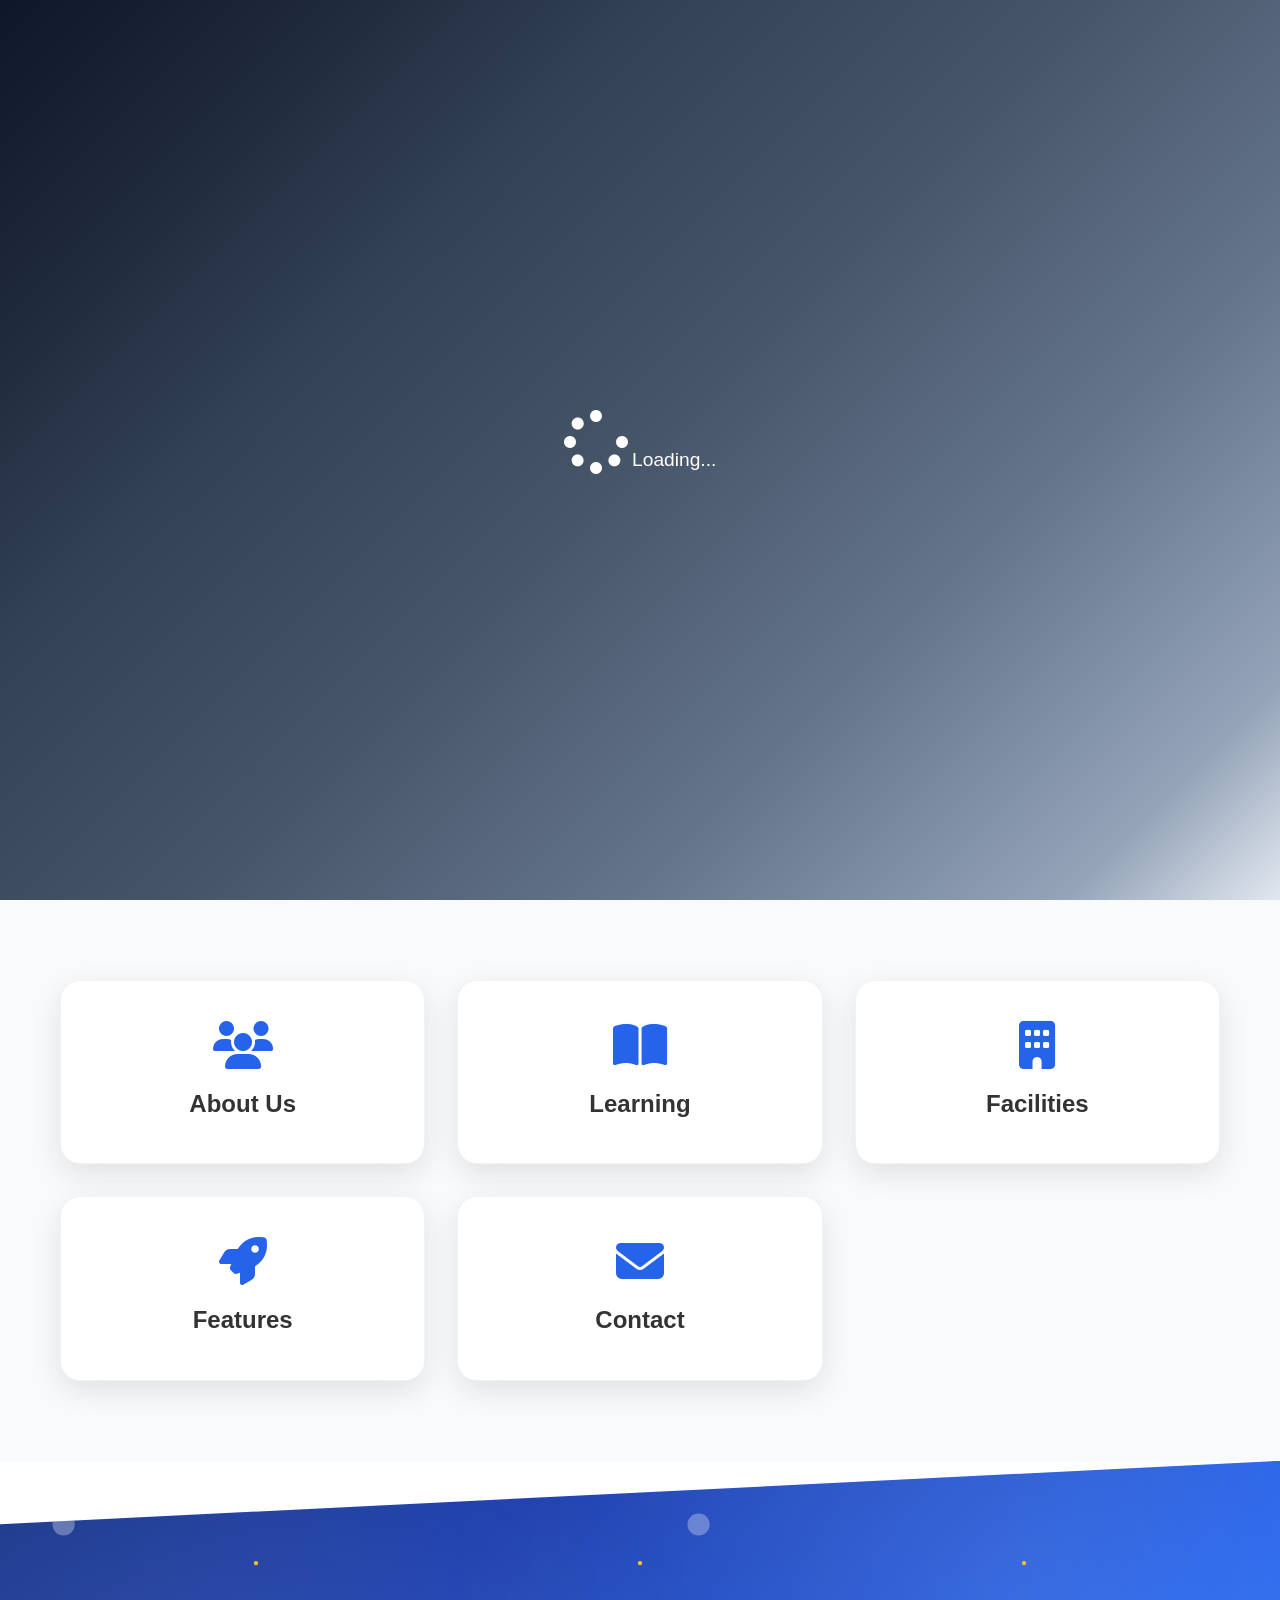
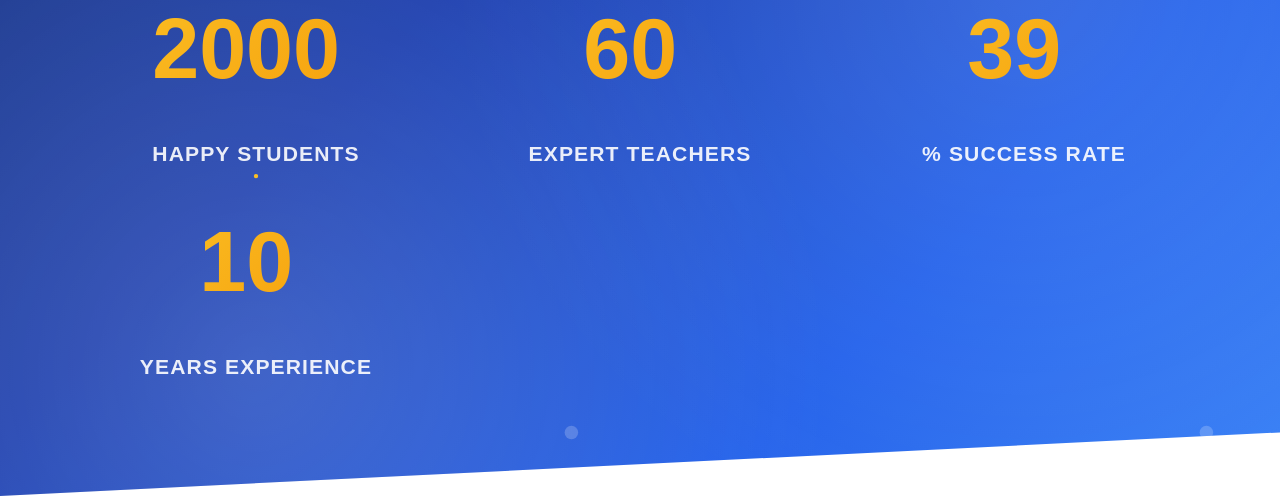
<file: index.html>
<!DOCTYPE html>
<html lang="en">
<head>
    <meta charset="UTF-8">
    <meta name="viewport" content="width=device-width, initial-scale=1.0">
    <title>Smart School 2040 - Future of Education</title>
    <link rel="stylesheet" href="style.css">
    <link rel="stylesheet" href="https://cdnjs.cloudflare.com/ajax/libs/font-awesome/6.4.0/css/all.min.css">
     <title>Smart School 2040</title>
</head>
<body>

    <div class="preloader" id="preloader">
        <div class="loader">
            <i class="fas fa-spinner"></i>
            <span>Loading...</span>
        </div>
    </div>

<nav class="navbar">
        <div class="nav-container">
            <div class="logo">
                <i class="fas fa-graduation-cap"></i>
                <span>Smart School 2040</span>
            </div>
            <ul class="nav-menu">
                <li><a href="index.html" class="nav-link active">Home</a></li>
                <li><a href="about.html" class="nav-link">About Us</a></li>
                <li><a href="learning.html" class="nav-link">Learning</a></li>
                <li><a href="facility.html" class="nav-link">Facilities</a></li>
                <li><a href="features.html" class="nav-link">Features</a></li>
                <li><a href="contact.html" class="nav-link">Contact</a></li>
            </ul>
            <div class="hamburger">
                <span></span>
                <span></span>
                <span></span>
            </div>
        </div>
    </nav>


    <section class="hero" id="home">
        <!-- Hero Background -->
        <div class="hero-bg"></div>
        

        <div class="hero-overlay"></div>

        <div class="hero-content">
            <h1>Shaping Tomorrow's Leaders Today</h1>
            <p>Experience the future of education with cutting-edge technology and personalized learning at Smart School 2040</p>
            <div class="hero-buttons">
                <a href="features.html" class="btn btn-primary">
                    <i class="fas fa-rocket"></i> Explore Features
                </a>
                <a href="contact.html" class="btn btn-secondary">
                    <i class="fas fa-play"></i> Get Started
                </a>
            </div>
        </div>

        <div class="hero-image">
            <div class="floating-card">
                <i class="fas fa-brain"></i>
                <span>AI Learning</span>
            </div>
            <div class="floating-card">
                <i class="fas fa-vr-cardboard"></i>
                <span>VR Classrooms</span>
            </div>
            <div class="floating-card">
                <i class="fas fa-building"></i>
                <span>Smart Campus</span>
            </div>
        </div>
    </section>

    <section class="quick-links">
        <div class="container">
            <a href="about.html" class="link-card">
                <i class="fas fa-users"></i>
                <h3>About Us</h3>
            </a>
            <a href="learning.html" class="link-card">
                <i class="fas fa-book-open"></i>
                <h3>Learning</h3>
            </a>
            <a href="facility.html" class="link-card">
                <i class="fas fa-building"></i>
                <h3>Facilities</h3>
            </a>
            <a href="features.html" class="link-card">
                <i class="fas fa-rocket"></i>
                <h3>Features</h3>
            </a>
            <a href="contact.html" class="link-card">
                <i class="fas fa-envelope"></i>
                <h3>Contact</h3>
            </a>
        </div>
    </section>


    <section class="stats">
        <div class="container">
            <div class="stats-grid">
                <div class="stat-item">
                    <h2 data-target="5000">0</h2>
                    <p>Happy Students</p>
                </div>
                <div class="stat-item">
                    <h2 data-target="150">0</h2>
                    <p>Expert Teachers</p>
                </div>
                <div class="stat-item">
                    <h2 data-target="98">0</h2>
                    <p>% Success Rate</p>
                </div>
                <div class="stat-item">
                    <h2 data-target="25">0</h2>
                    <p>Years Experience</p>
                </div>
            </div>
        </div>
    </section>
    <script src="script.js"></script>
</body>
</html>
</file>
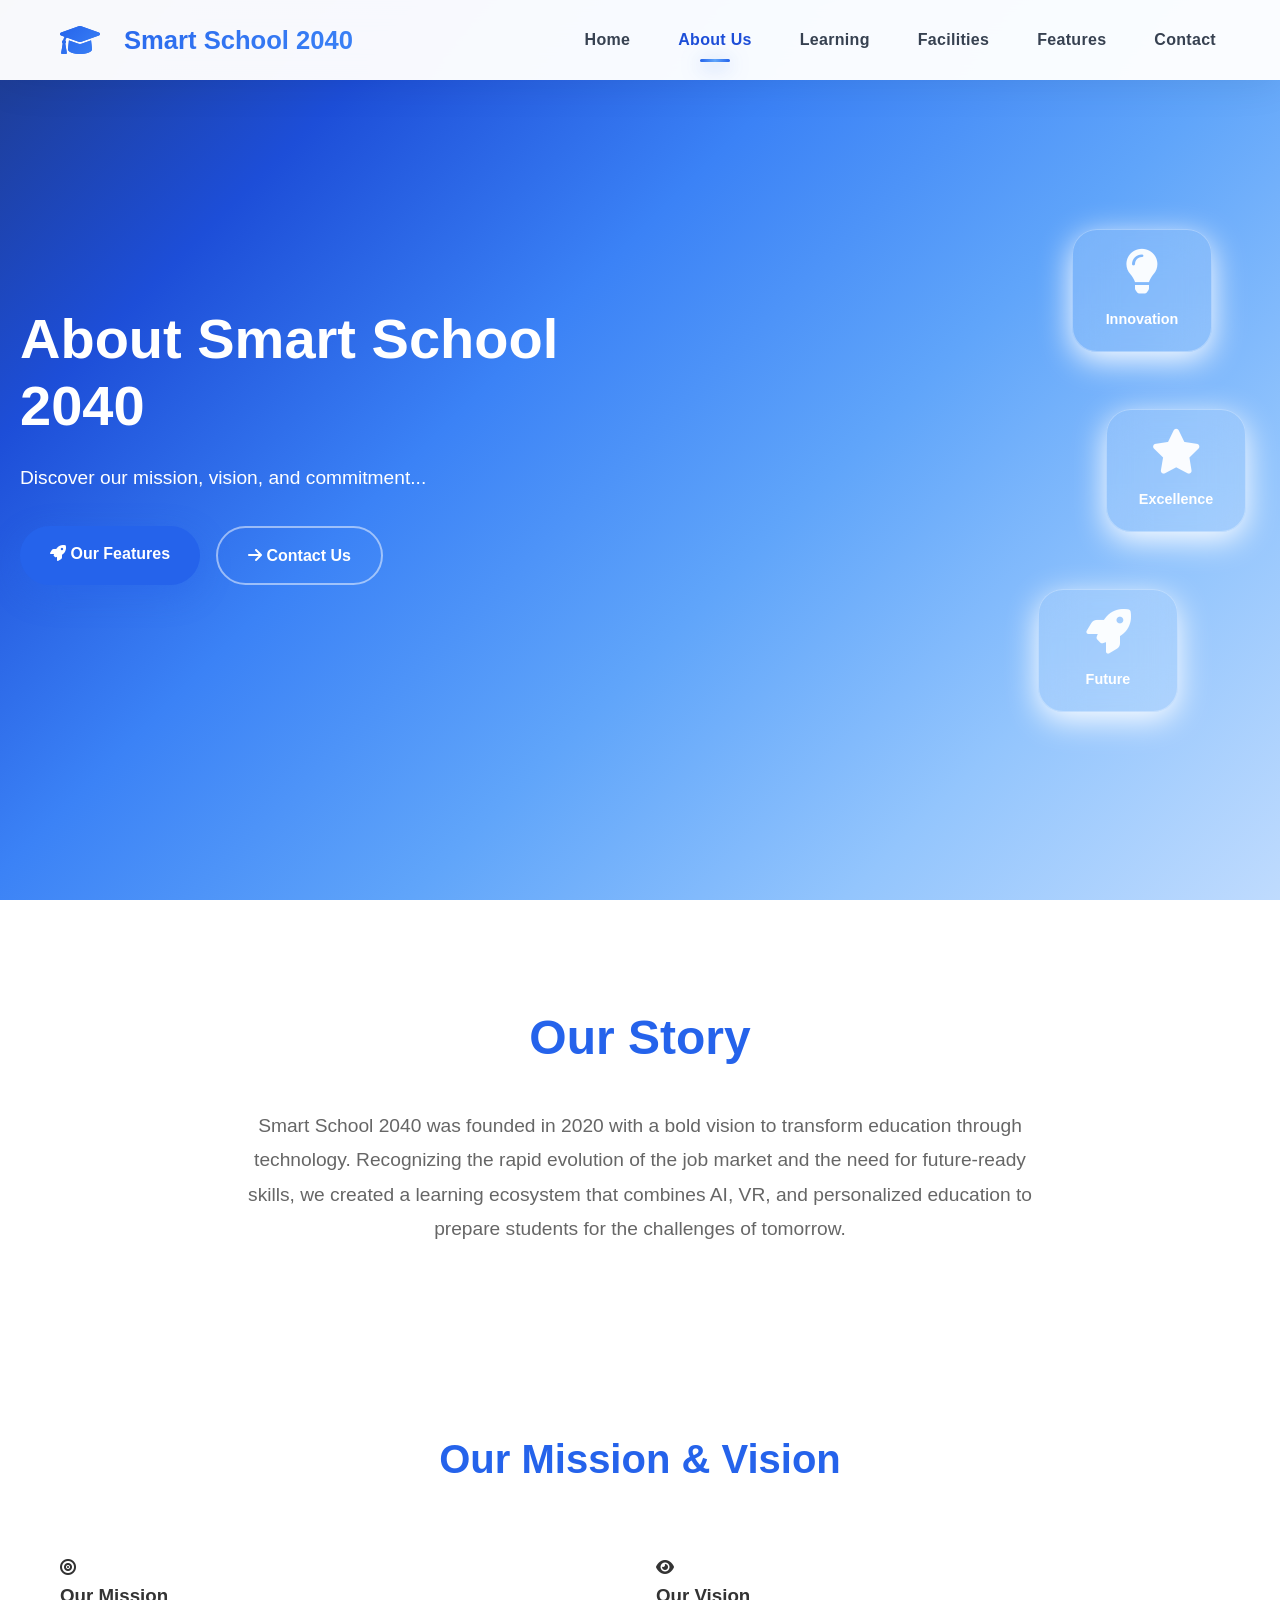
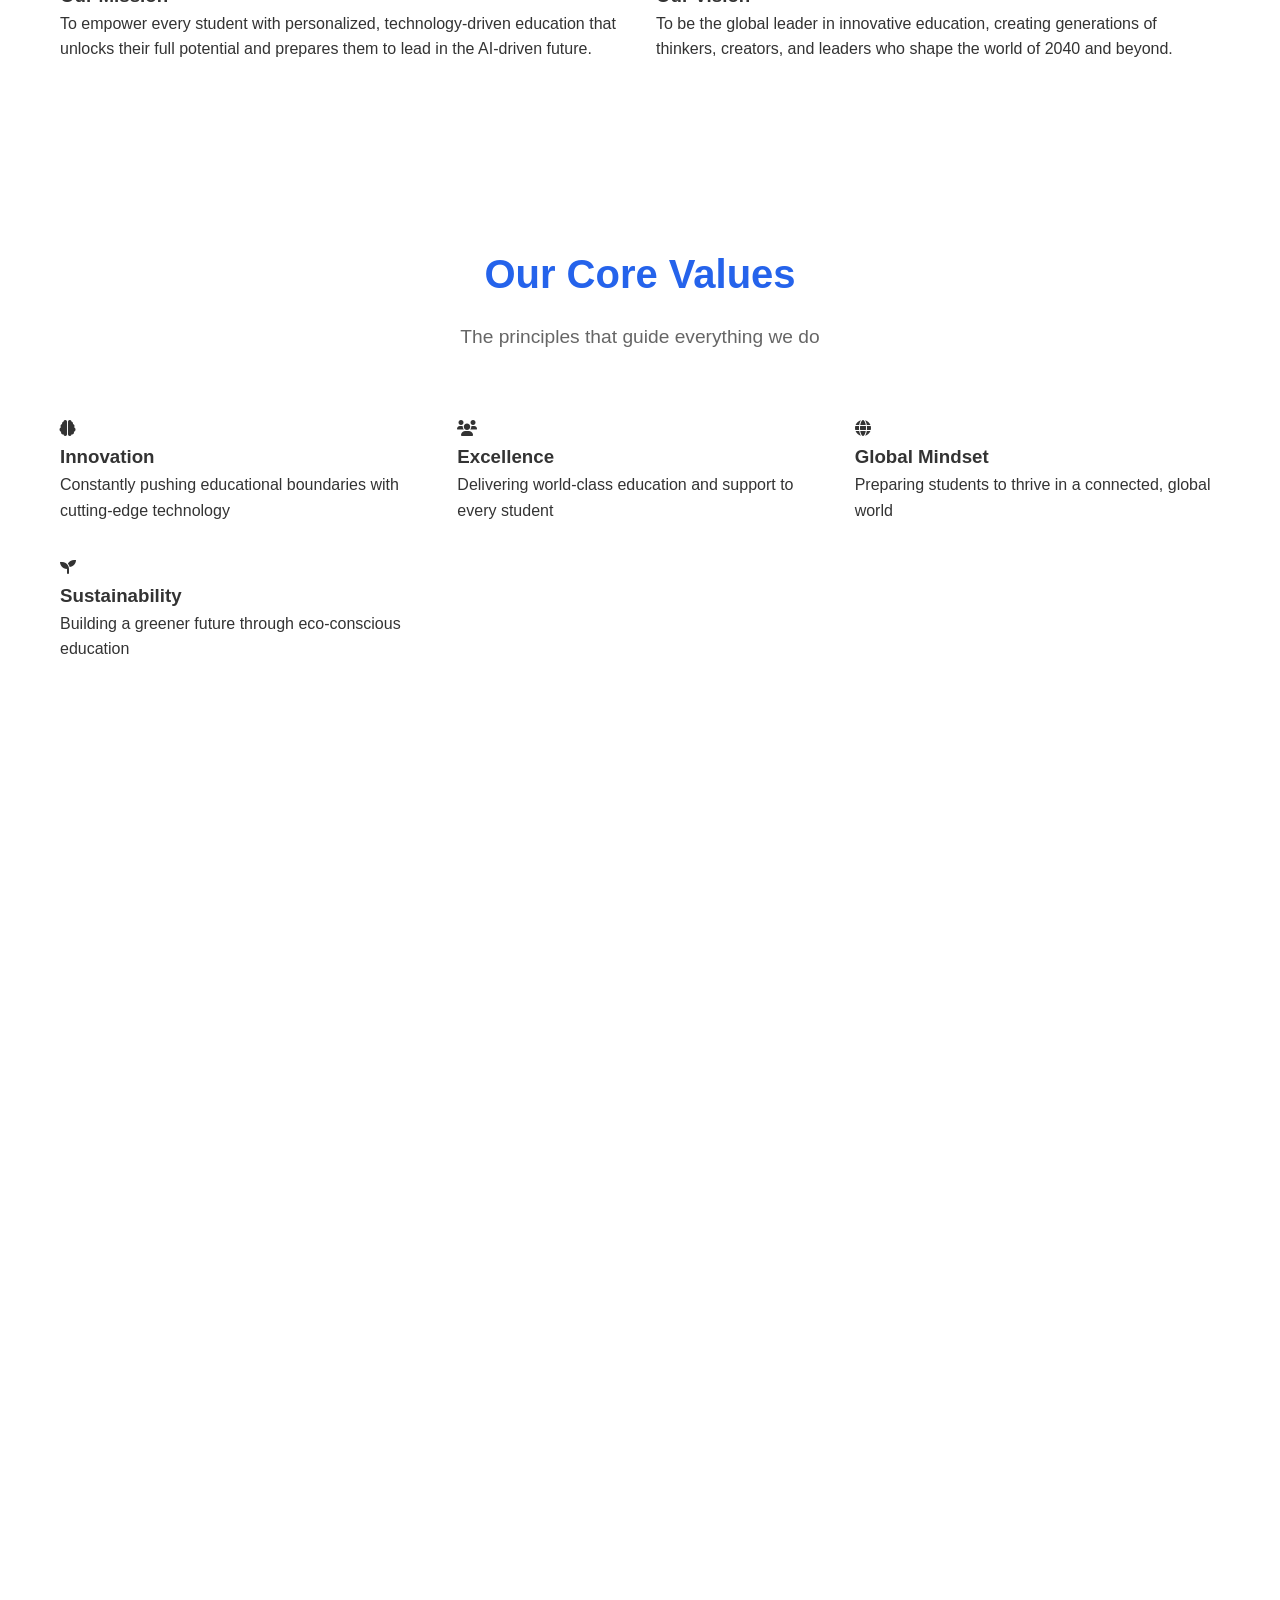
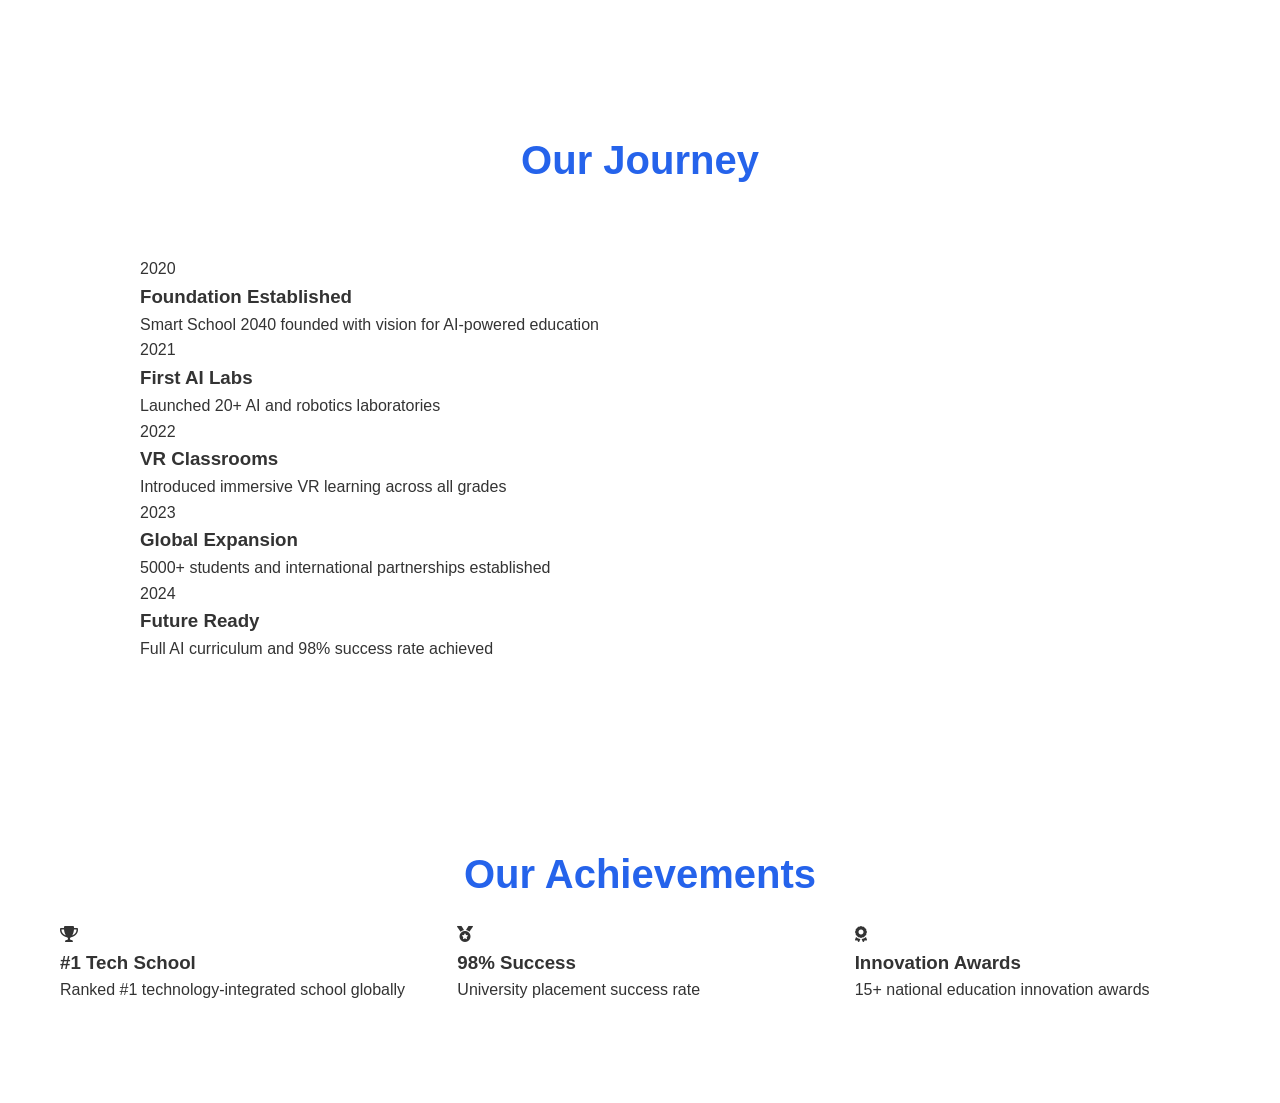
<file: about.html>
<!DOCTYPE html>
<html lang="en">
<head>
    <meta charset="UTF-8">
    <meta name="viewport" content="width=device-width, initial-scale=1.0">
    <title>About Us - Smart School 2040</title>
    <link rel="stylesheet" href="style.css">
    <link href="https://cdnjs.cloudflare.com/ajax/libs/font-awesome/6.0.0/css/all.min.css" rel="stylesheet">
</head>
<body>

    <nav class="navbar">
        <div class="nav-container">
            <div class="logo">
                <i class="fas fa-graduation-cap"></i>
                <span>Smart School 2040</span>
            </div>
            <ul class="nav-menu">
                <li><a href="index.html" class="nav-link">Home</a></li>
                <li><a href="about.html" class="nav-link active">About Us</a></li>
                <li><a href="learning.html" class="nav-link">Learning</a></li>
                <li><a href="facility.html" class="nav-link">Facilities</a></li>
                <li><a href="features.html" class="nav-link">Features</a></li>
                <li><a href="contact.html" class="nav-link">Contact</a></li>
            </ul>
            <div class="hamburger">
                <span></span>
                <span></span>
                <span></span>
            </div>
        </div>
    </nav>

<section class="hero hero-about">
    <div class="hero-content">
        <h1 data-text="About Smart School 2040">About Smart School 2040</h1>
        <p>Discover our mission, vision, and commitment...</p>
        <div class="hero-buttons">
            <a href="features.html" class="btn btn-primary">
                <i class="fas fa-rocket"></i> Our Features
            </a>
            <a href="contact.html" class="btn btn-secondary">
                <i class="fas fa-arrow-right"></i> Contact Us
            </a>
        </div>
    </div>
    <div class="hero-image">
    <div class="floating-card">
        <i class="fas fa-lightbulb"></i>
        <span>Innovation</span>
    </div>
    <div class="floating-card">
        <i class="fas fa-star"></i>
        <span>Excellence</span>
    </div>
    <div class="floating-card">
        <i class="fas fa-rocket"></i>
        <span>Future</span>
    </div>
</div>
</section>

    <section class="container" style="padding: 100px 20px;">
        <div style="max-width: 800px; margin: 0 auto; text-align: center;">
            <h2 style="font-size: 3rem; color: #2563eb; margin-bottom: 2rem;">Our Story</h2>
            <p style="font-size: 1.2rem; color: #666; line-height: 1.8;">
                Smart School 2040 was founded in 2020 with a bold vision to transform education through technology. 
                Recognizing the rapid evolution of the job market and the need for future-ready skills, we created 
                a learning ecosystem that combines AI, VR, and personalized education to prepare students for the 
                challenges of tomorrow.
            </p>
        </div>
    </section>

    <section class="mission-vision">
        <div class="container">
            <h2 style="text-align: center; font-size: 2.5rem; margin-bottom: 4rem; color: #2563eb;">Our Mission & Vision</h2>
            <div class="mission-vision-grid">
                <div class="mission-card">
                    <i class="fas fa-bullseye mission-icon"></i>
                    <h3>Our Mission</h3>
                    <p>To empower every student with personalized, technology-driven education that unlocks their full potential and prepares them to lead in the AI-driven future.</p>
                </div>
                <div class="vision-card">
                    <i class="fas fa-eye vision-icon"></i>
                    <h3>Our Vision</h3>
                    <p>To be the global leader in innovative education, creating generations of thinkers, creators, and leaders who shape the world of 2040 and beyond.</p>
                </div>
            </div>
        </div>
    </section>

    <section class="container" style="padding: 100px 20px;">
        <h2 style="text-align: center; font-size: 2.5rem; margin-bottom: 1rem; color: #2563eb;">Our Core Values</h2>
        <p style="text-align: center; font-size: 1.2rem; margin-bottom: 4rem; color: #666;">The principles that guide everything we do</p>
        <div class="values-grid">
            <div class="value-card">
                <i class="fas fa-brain value-icon"></i>
                <h3>Innovation</h3>
                <p>Constantly pushing educational boundaries with cutting-edge technology</p>
            </div>
            <div class="value-card">
                <i class="fas fa-users value-icon"></i>
                <h3>Excellence</h3>
                <p>Delivering world-class education and support to every student</p>
            </div>
            <div class="value-card">
                <i class="fas fa-globe value-icon"></i>
                <h3>Global Mindset</h3>
                <p>Preparing students to thrive in a connected, global world</p>
            </div>
            <div class="value-card">
                <i class="fas fa-seedling value-icon"></i>
                <h3>Sustainability</h3>
                <p>Building a greener future through eco-conscious education</p>
            </div>
        </div>
    </section>

    <section class="team-stats">
        <div class="container">
            <div class="team-grid">
                <div class="stat-item">
                    <h2>200+</h2>
                    <p>Expert Faculty</p>
                </div>
                <div class="stat-item">
                    <h2>50+</h2>
                    <p>PhD Educators</p>
                </div>
                <div class="stat-item">
                    <h2>15+</h2>
                    <p>Years Experience</p>
                </div>
                <div class="stat-item">
                    <h2>98%</h2>
                    <p>Student Satisfaction</p>
                </div>
            </div>
        </div>
    </section>

    <section class="timeline-section">
        <div class="container">
            <h2 style="text-align: center; font-size: 2.5rem; margin-bottom: 4rem; color: #2563eb;">Our Journey</h2>
            <div class="timeline">
                <div class="timeline-item">
                    <div class="timeline-content">
                        <div class="timeline-date">2020</div>
                        <h3>Foundation Established</h3>
                        <p>Smart School 2040 founded with vision for AI-powered education</p>
                    </div>
                </div>
                <div class="timeline-item">
                    <div class="timeline-content">
                        <div class="timeline-date">2021</div>
                        <h3>First AI Labs</h3>
                        <p>Launched 20+ AI and robotics laboratories</p>
                    </div>
                </div>
                <div class="timeline-item">
                    <div class="timeline-content">
                        <div class="timeline-date">2022</div>
                        <h3>VR Classrooms</h3>
                        <p>Introduced immersive VR learning across all grades</p>
                    </div>
                </div>
                <div class="timeline-item">
                    <div class="timeline-content">
                        <div class="timeline-date">2023</div>
                        <h3>Global Expansion</h3>
                        <p>5000+ students and international partnerships established</p>
                    </div>
                </div>
                <div class="timeline-item">
                    <div class="timeline-content">
                        <div class="timeline-date">2024</div>
                        <h3>Future Ready</h3>
                        <p>Full AI curriculum and 98% success rate achieved</p>
                    </div>
                </div>
            </div>
        </div>
    </section>

    <section class="achievements container" style="padding: 100px 20px;">
        <h2 style="text-align: center; font-size: 2.5rem; margin-bottom: 1rem; color: #2563eb;">Our Achievements</h2>
        <div class="achievements-grid">
            <div class="achievement-card">
                <i class="fas fa-trophy achievement-icon"></i>
                <h3>#1 Tech School</h3>
                <p>Ranked #1 technology-integrated school globally</p>
            </div>
            <div class="achievement-card">
                <i class="fas fa-medal achievement-icon"></i>
                <h3>98% Success</h3>
                <p>University placement success rate</p>
            </div>
            <div class="achievement-card">
                <i class="fas fa-award achievement-icon"></i>
                <h3>Innovation Awards</h3>
                <p>15+ national education innovation awards</p>
            </div>
        </div>
    </section>

    <script src="script.js"></script>
</body>
</html>
</file>
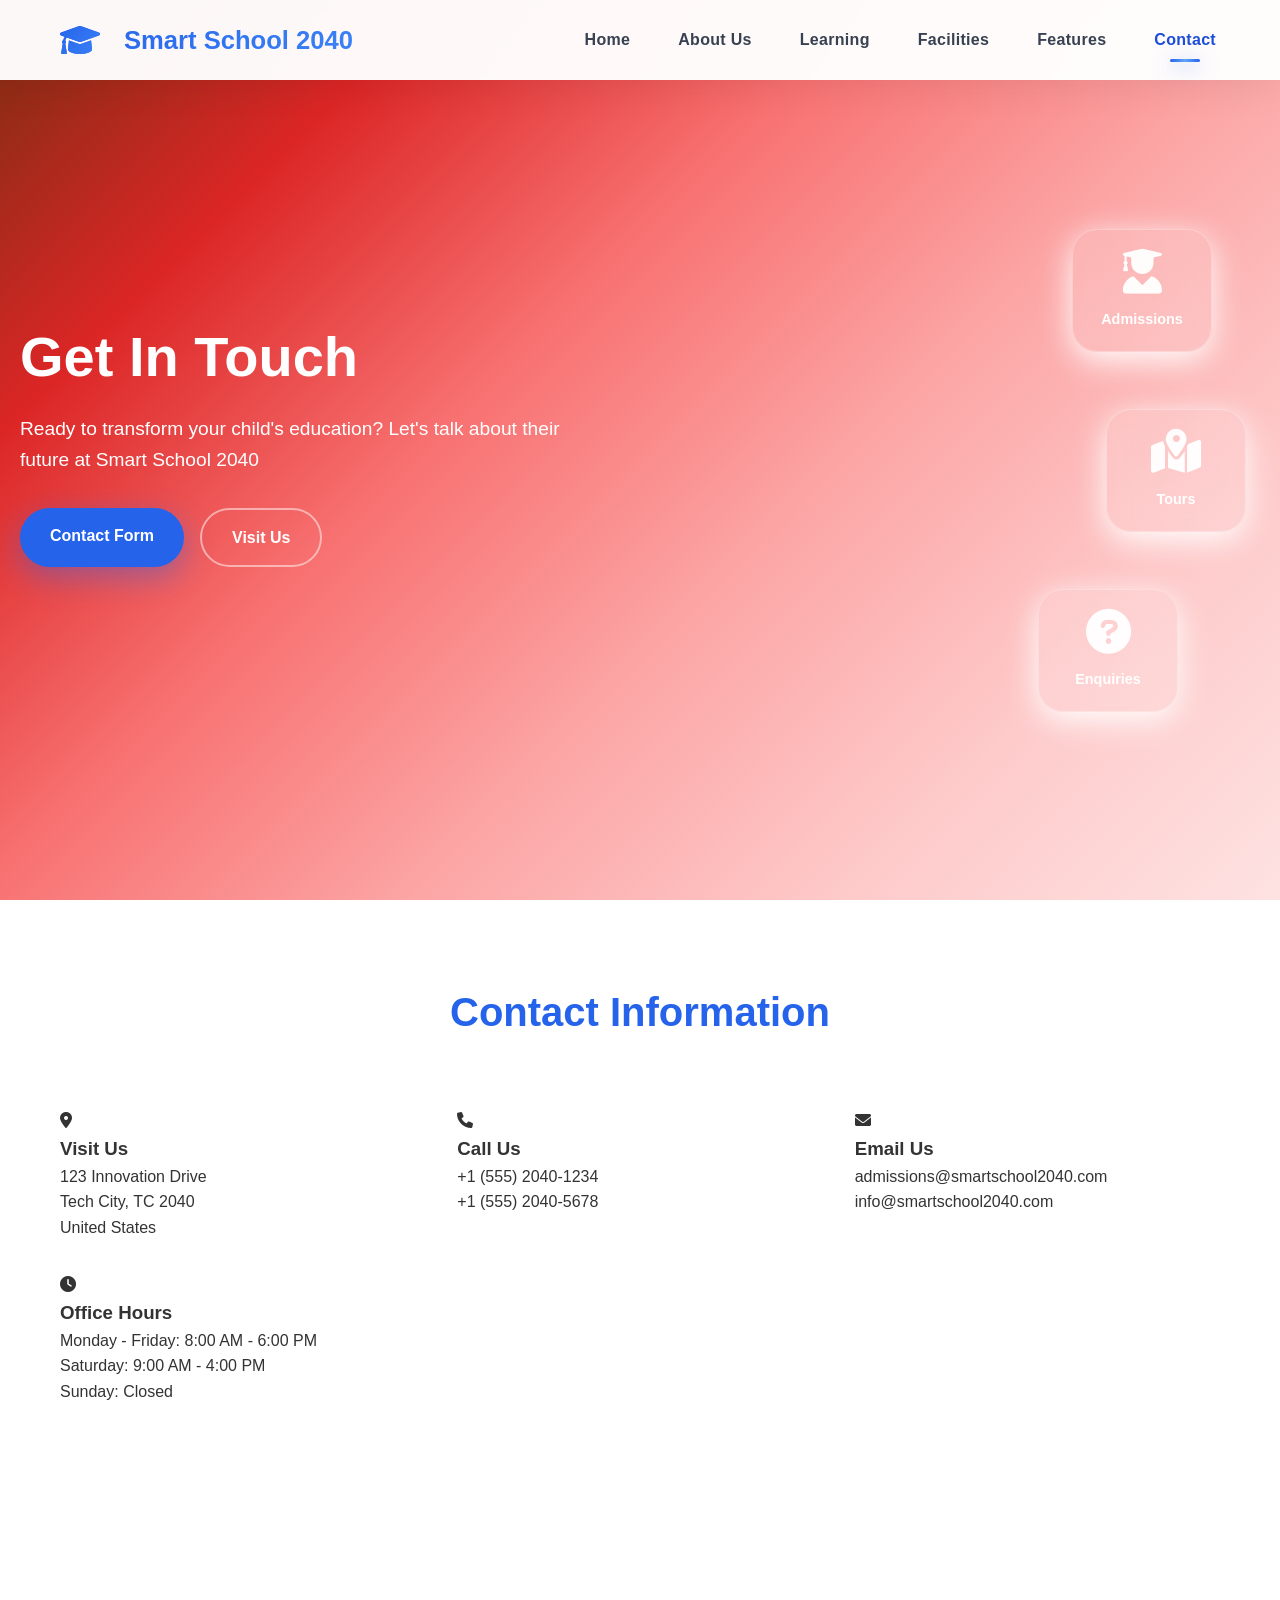
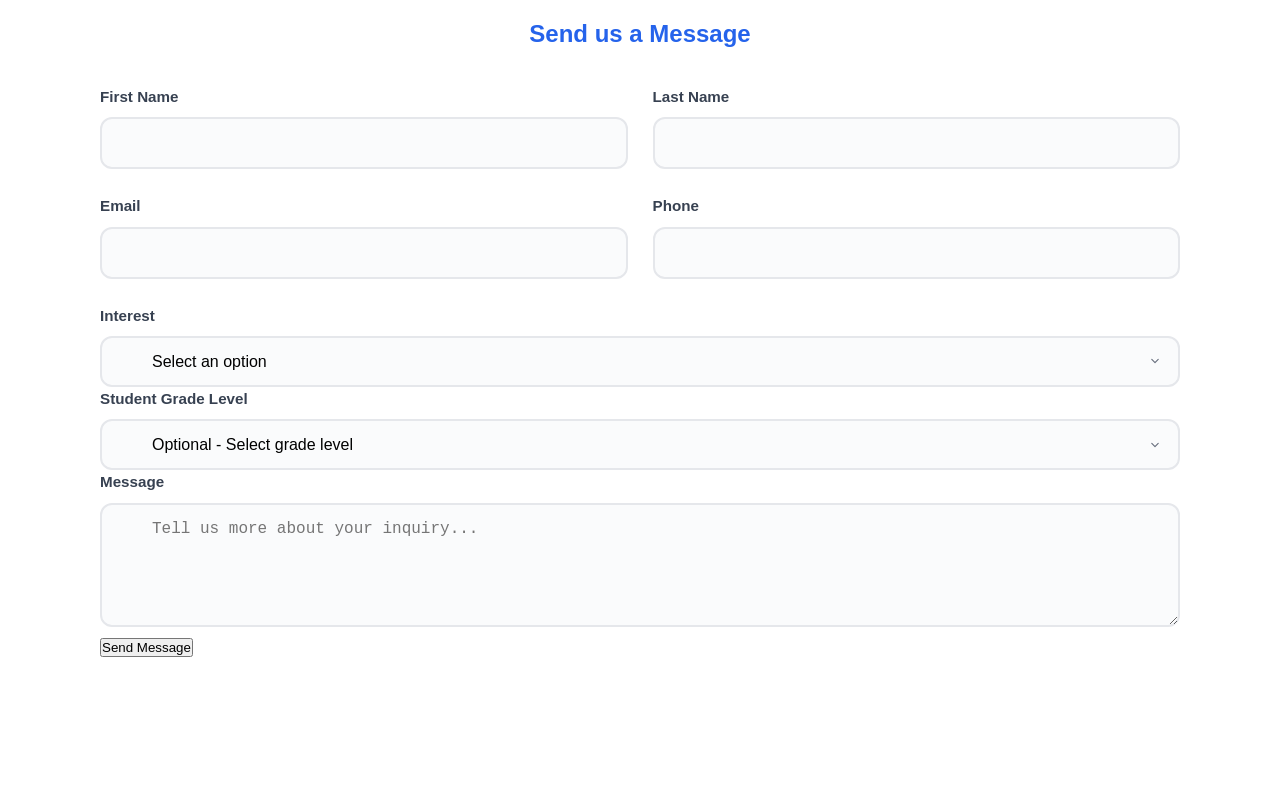
<file: contact.html>
<!DOCTYPE html>
<html lang="en">
<head>
    <meta charset="UTF-8">
    <meta name="viewport" content="width=device-width, initial-scale=1.0">
    <title>Contact Us - Smart School 2040</title>
    <link rel="stylesheet" href="style.css">
    <link href="https://cdnjs.cloudflare.com/ajax/libs/font-awesome/6.0.0/css/all.min.css" rel="stylesheet">
</head>
<body>

    <nav class="navbar">
        <div class="nav-container">
            <div class="logo">
                <i class="fas fa-graduation-cap"></i>
                <span>Smart School 2040</span>
            </div>
            <ul class="nav-menu">
                <li><a href="index.html" class="nav-link">Home</a></li>
                <li><a href="about.html" class="nav-link">About Us</a></li>
                <li><a href="learning.html" class="nav-link">Learning</a></li>
                <li><a href="facility.html" class="nav-link">Facilities</a></li>
                <li><a href="features.html" class="nav-link">Features</a></li>
                <li><a href="contact.html" class="nav-link active">Contact</a></li>
            </ul>
            <div class="hamburger">
                <span></span>
                <span></span>
                <span></span>
            </div>
        </div>
    </nav>

<section class="hero hero-contact">
        <div class="hero-content">
            <h1>Get In Touch</h1>
            <p>Ready to transform your child's education? Let's talk about their future at Smart School 2040</p>
            <div class="hero-buttons">
                <a href="#contact-form" class="btn btn-primary">Contact Form</a>
                <a href="#location" class="btn btn-secondary">Visit Us</a>
            </div>
        </div>
        <div class="hero-image">
    <div class="floating-card">
        <i class="fas fa-user-graduate"></i>
        <span>Admissions</span>
    </div>
    <div class="floating-card">
        <i class="fas fa-map-marked-alt"></i>
        <span>Tours</span>
    </div>
    <div class="floating-card">
        <i class="fas fa-question-circle"></i>
        <span>Enquiries</span>
    </div>
</div>
    </section>

    <section id="location" class="contact-info">
        <div class="container">
            <h2 style="text-align: center; font-size: 2.5rem; margin-bottom: 4rem; color: #2563eb;">Contact Information</h2>
            <div class="contact-grid">
                <div class="contact-card">
                    <i class="fas fa-map-marker-alt contact-icon"></i>
                    <h3>Visit Us</h3>
                    <p>123 Innovation Drive<br>Tech City, TC 2040<br>United States</p>
                </div>
                <div class="contact-card">
                    <i class="fas fa-phone contact-icon"></i>
                    <h3>Call Us</h3>
                    <p><a href="tel:+1-555-2040-1234" style="color: inherit; text-decoration: none;">+1 (555) 2040-1234</a><br>
                    <a href="tel:+1-555-2040-5678" style="color: inherit; text-decoration: none;">+1 (555) 2040-5678</a></p>
                </div>
                <div class="contact-card">
                    <i class="fas fa-envelope contact-icon"></i>
                    <h3>Email Us</h3>
                    <p><a href="mailto:admissions@smartschool2040.com" style="color: inherit; text-decoration: none;">admissions@smartschool2040.com</a><br>
                    <a href="mailto:info@smartschool2040.com" style="color: inherit; text-decoration: none;">info@smartschool2040.com</a></p>
                </div>
                <div class="contact-card">
                    <i class="fas fa-clock contact-icon"></i>
                    <h3>Office Hours</h3>
                    <p>Monday - Friday: 8:00 AM - 6:00 PM<br>
                    Saturday: 9:00 AM - 4:00 PM<br>
                    Sunday: Closed</p>
                </div>
            </div>
        </div>
    </section>

    <section id="contact-form" class="contact-form-section">
        <div class="container">
            <div class="contact-form">
                <h2 style="text-align: center; margin-bottom: 2rem; color: #2563eb;">Send us a Message</h2>
                <form id="contactForm">
                    <div class="form-row">
                        <div class="form-group">
                            <label>First Name</label>
                            <input type="text" name="firstName" required>
                        </div>
                        <div class="form-group">
                            <label>Last Name</label>
                            <input type="text" name="lastName" required>
                        </div>
                    </div>
                    <div class="form-row">
                        <div class="form-group">
                            <label>Email</label>
                            <input type="email" name="email" required>
                        </div>
                        <div class="form-group">
                            <label>Phone</label>
                            <input type="tel" name="phone">
                        </div>
                    </div>
                    <div class="form-group">
                        <label>Interest</label>
                        <select name="interest" required>
                            <option value="">Select an option</option>
                            <option value="admissions">Admissions & Enrollment</option>
                            <option value="tour">Campus Tour</option>
                            <option value="programs">Learning Programs</option>
                            <option value="facilities">Facilities Information</option>
                            <option value="general">General Inquiry</option>
                        </select>
                    </div>
                    <div class="form-group">
                        <label>Student Grade Level</label>
                        <select name="grade">
                            <option value="">Optional - Select grade level</option>
                            <option value="foundation">Foundation (Ages 4-8)</option>
                            <option value="core">Core (Ages 9-14)</option>
                            <option value="advanced">Advanced (Ages 15-18)</option>
                        </select>
                    </div>
                    <div class="form-group">
                        <label>Message</label>
                        <textarea name="message" rows="5" placeholder="Tell us more about your inquiry..."></textarea>
                    </div>
                    <button type="submit" class="submit-btn">Send Message</button>
                </form>
            </div>
        </div>
    </section>

    <script src="script.js"></script>
</body>
</html>
</file>
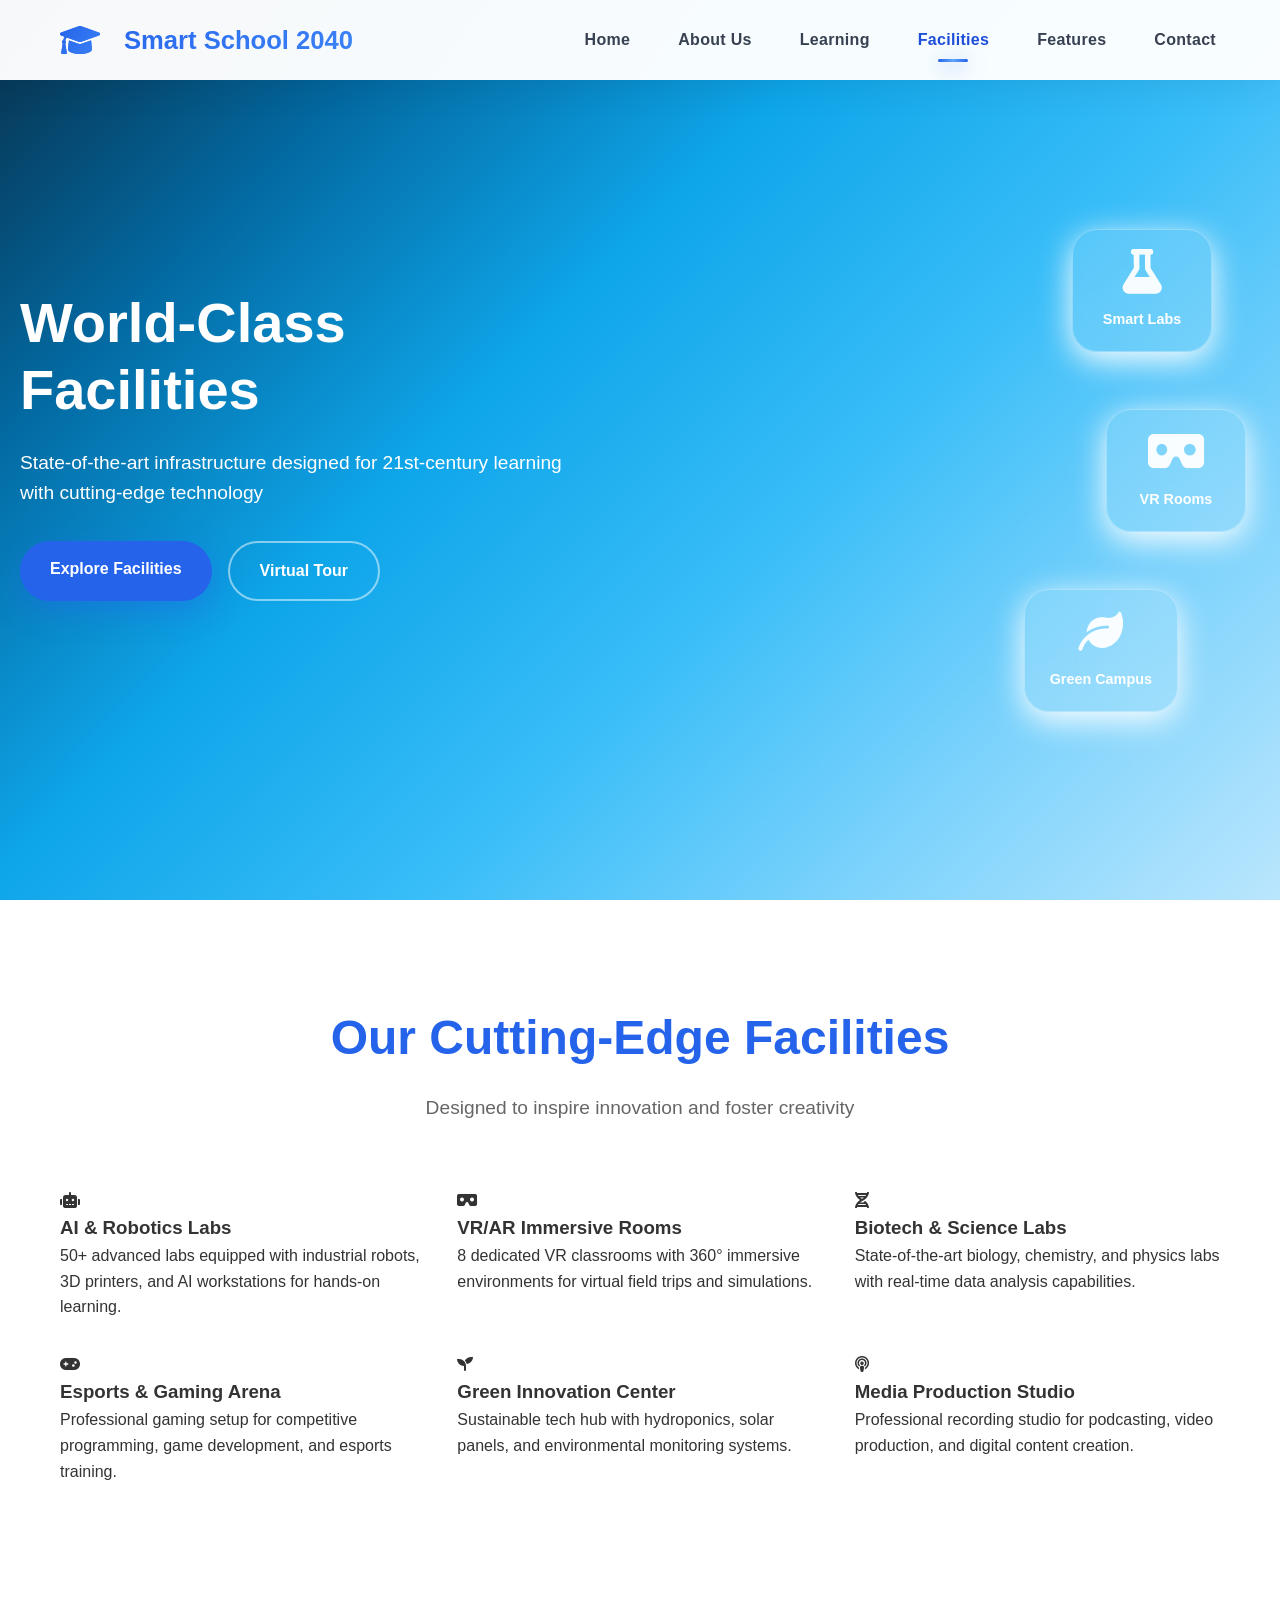
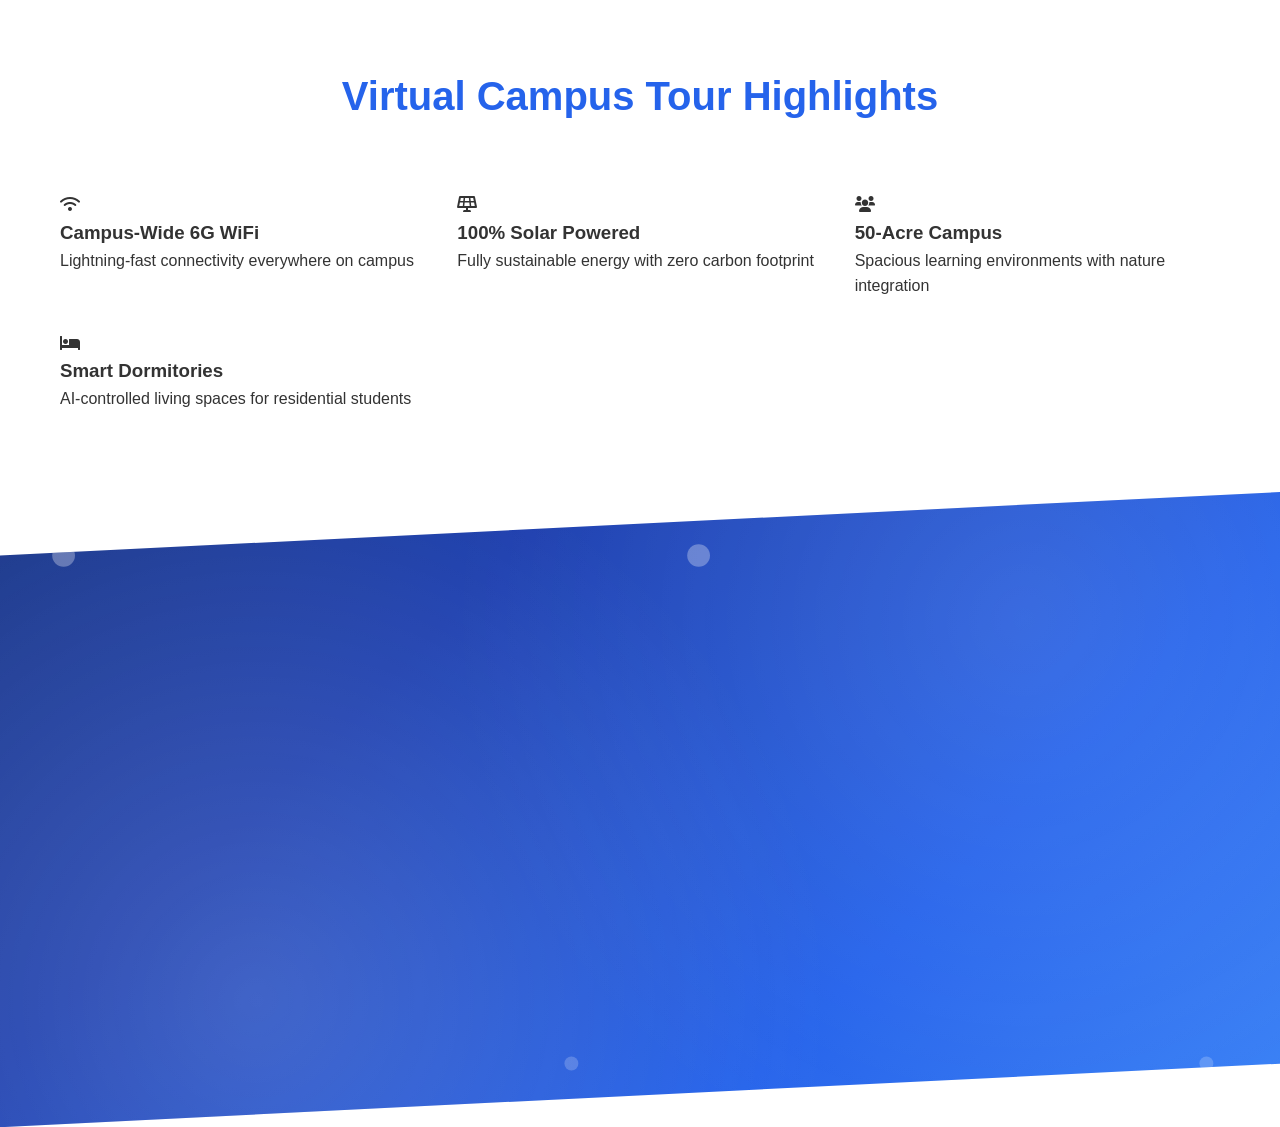
<file: facility.html>
<!DOCTYPE html>
<html lang="en">
<head>
    <meta charset="UTF-8">
    <meta name="viewport" content="width=device-width, initial-scale=1.0">
    <title>Facilities - Smart School 2040</title>
    <link rel="stylesheet" href="style.css">
    <link href="https://cdnjs.cloudflare.com/ajax/libs/font-awesome/6.0.0/css/all.min.css" rel="stylesheet">
</head>
<body>

    <nav class="navbar">
        <div class="nav-container">
            <div class="logo">
                <i class="fas fa-graduation-cap"></i> 
                <span>Smart School 2040</span>
            </div>
            <ul class="nav-menu">
                <li><a href="index.html" class="nav-link">Home</a></li>
                <li><a href="about.html" class="nav-link">About Us</a></li>
                <li><a href="learning.html" class="nav-link">Learning</a></li>
                <li><a href="facility.html" class="nav-link active">Facilities</a></li>
                <li><a href="features.html" class="nav-link">Features</a></li>
                <li><a href="contact.html" class="nav-link">Contact</a></li>
            </ul>
            <div class="hamburger">
                <span></span>
                <span></span>
                <span></span>
            </div>
        </div>
    </nav>

<section class="hero hero-facility">
        <div class="hero-content">
            <h1>World-Class Facilities</h1>
            <p>State-of-the-art infrastructure designed for 21st-century learning with cutting-edge technology</p>
            <div class="hero-buttons">
                <a href="#facilities" class="btn btn-primary">Explore Facilities</a>
                <a href="#tour" class="btn btn-secondary">Virtual Tour</a>
            </div>
        </div>
        <div class="hero-image">
    <div class="floating-card">
        <i class="fas fa-flask"></i>
        <span>Smart Labs</span>
    </div>
    <div class="floating-card">
        <i class="fas fa-vr-cardboard"></i>
        <span>VR Rooms</span>
    </div>
    <div class="floating-card">
        <i class="fas fa-leaf"></i>
        <span>Green Campus</span>
    </div>
</div>
    </section>

    <section id="facilities" class="container" style="padding: 100px 20px;">
        <h2 style="text-align: center; font-size: 3rem; margin-bottom: 1rem; color: #2563eb;">Our Cutting-Edge Facilities</h2>
        <p style="text-align: center; font-size: 1.2rem; margin-bottom: 4rem; color: #666;">Designed to inspire innovation and foster creativity</p>
        
        <div class="facility-grid">
            <div class="facility-card">
                <i class="fas fa-robot facility-icon"></i>
                <h3>AI & Robotics Labs</h3>
                <p>50+ advanced labs equipped with industrial robots, 3D printers, and AI workstations for hands-on learning.</p>
            </div>
            
            <div class="facility-card">
                <i class="fas fa-vr-cardboard facility-icon"></i>
                <h3>VR/AR Immersive Rooms</h3>
                <p>8 dedicated VR classrooms with 360° immersive environments for virtual field trips and simulations.</p>
            </div>
            
            <div class="facility-card">
                <i class="fas fa-dna facility-icon"></i>
                <h3>Biotech & Science Labs</h3>
                <p>State-of-the-art biology, chemistry, and physics labs with real-time data analysis capabilities.</p>
            </div>
            
            <div class="facility-card">
                <i class="fas fa-gamepad facility-icon"></i>
                <h3>Esports & Gaming Arena</h3>
                <p>Professional gaming setup for competitive programming, game development, and esports training.</p>
            </div>
            
            <div class="facility-card">
                <i class="fas fa-seedling facility-icon"></i>
                <h3>Green Innovation Center</h3>
                <p>Sustainable tech hub with hydroponics, solar panels, and environmental monitoring systems.</p>
            </div>
            
            <div class="facility-card">
                <i class="fas fa-podcast facility-icon"></i>
                <h3>Media Production Studio</h3>
                <p>Professional recording studio for podcasting, video production, and digital content creation.</p>
            </div>
        </div>
    </section>

    <section id="tour" class="tour-section">
        <div class="container">
            <h2 style="text-align: center; font-size: 2.5rem; margin-bottom: 4rem; color: #2563eb;">Virtual Campus Tour Highlights</h2>
            <div class="tour-features">
                <div class="tour-feature">
                    <i class="fas fa-wifi tour-icon"></i>
                    <h3>Campus-Wide 6G WiFi</h3>
                    <p>Lightning-fast connectivity everywhere on campus</p>
                </div>
                <div class="tour-feature">
                    <i class="fas fa-solar-panel tour-icon"></i>
                    <h3>100% Solar Powered</h3>
                    <p>Fully sustainable energy with zero carbon footprint</p>
                </div>
                <div class="tour-feature">
                    <i class="fas fa-users tour-icon"></i>
                    <h3>50-Acre Campus</h3>
                    <p>Spacious learning environments with nature integration</p>
                </div>
                <div class="tour-feature">
                    <i class="fas fa-bed tour-icon"></i>
                    <h3>Smart Dormitories</h3>
                    <p>AI-controlled living spaces for residential students</p>
                </div>
            </div>
        </div>
    </section>

    <section class="stats">
        <div class="container">
            <div class="stats-grid">
                <div class="stat-item">
                    <h2>50+</h2>
                    <p>Tech Labs</p>
                </div>
                <div class="stat-item">
                    <h2>8</h2>
                    <p>VR Rooms</p>
                </div>
                <div class="stat-item">
                    <h2>100%</h2>
                    <p>Solar Powered</p>
                </div>
                <div class="stat-item">
                    <h2>50</h2>
                    <p>Acres Campus</p>
                </div>
            </div>
        </div>
    </section>

    <script src="script.js"></script>
</body>
</html>
</file>
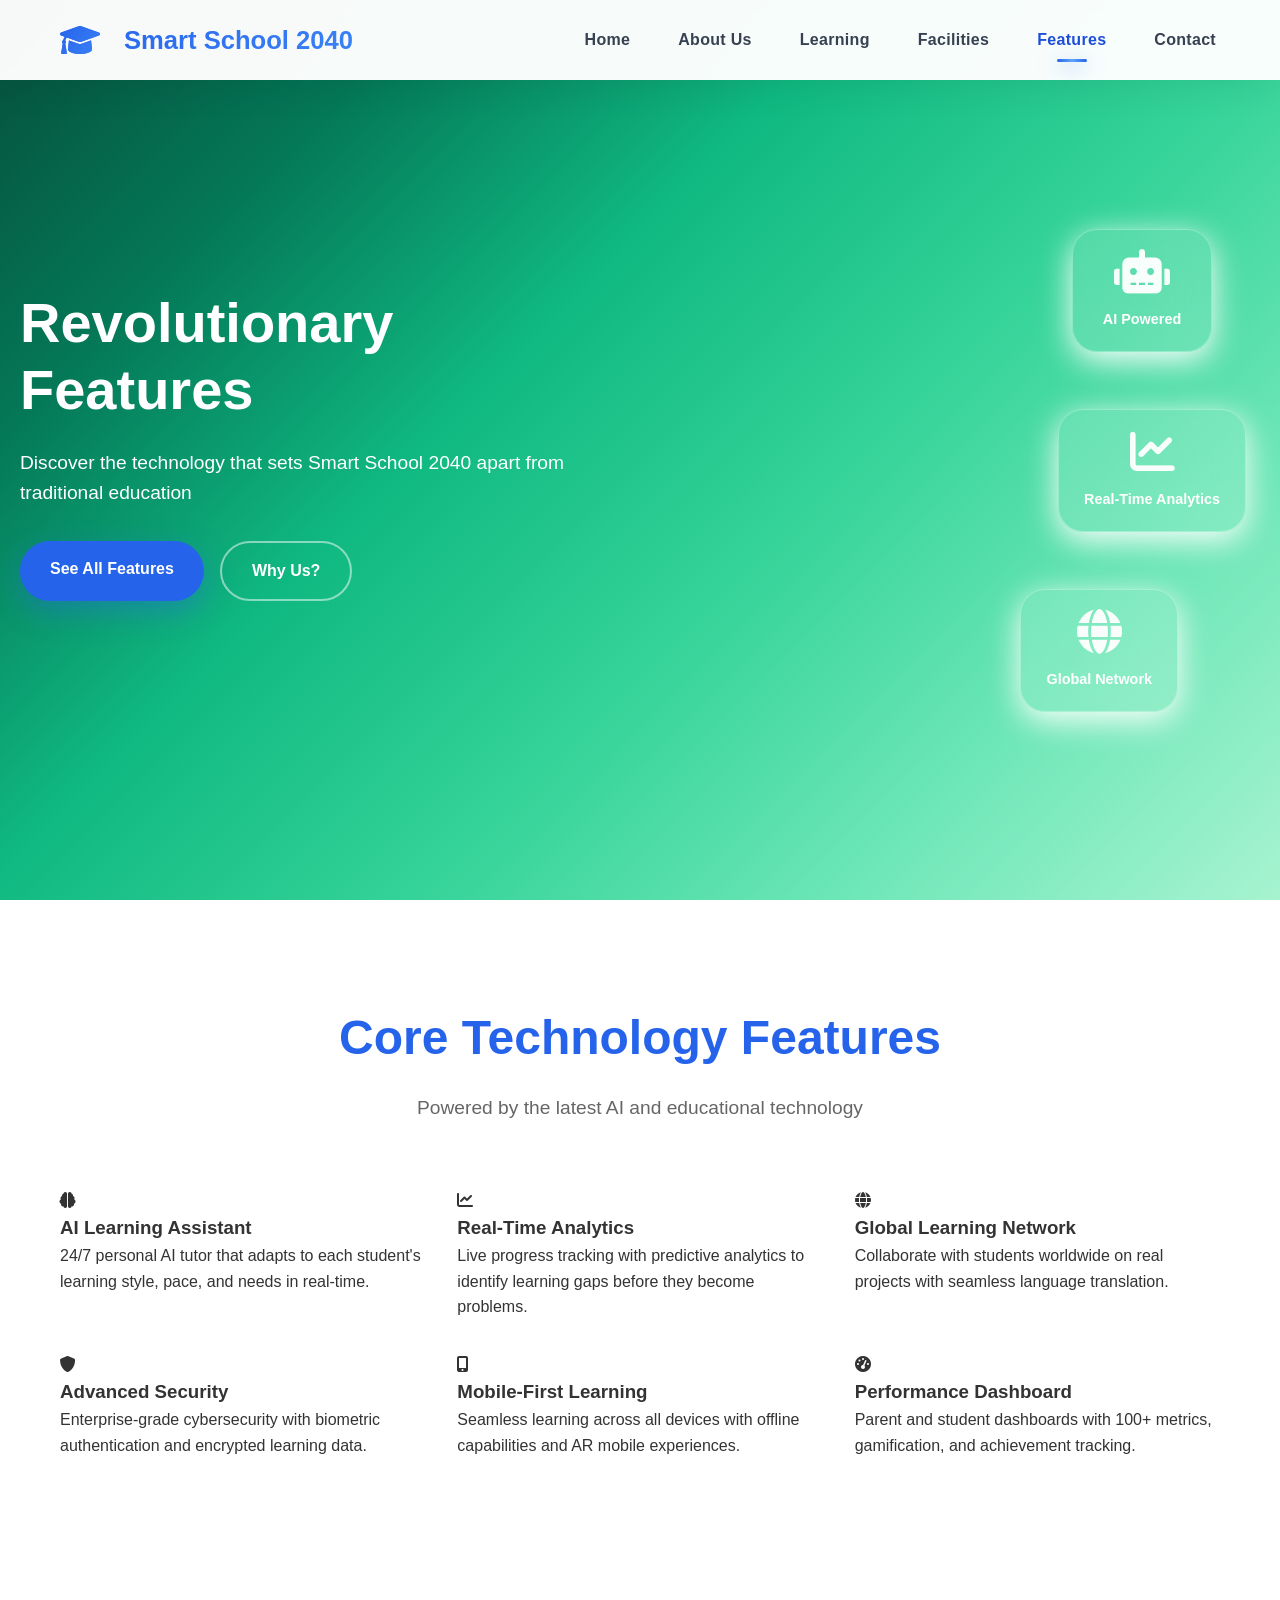
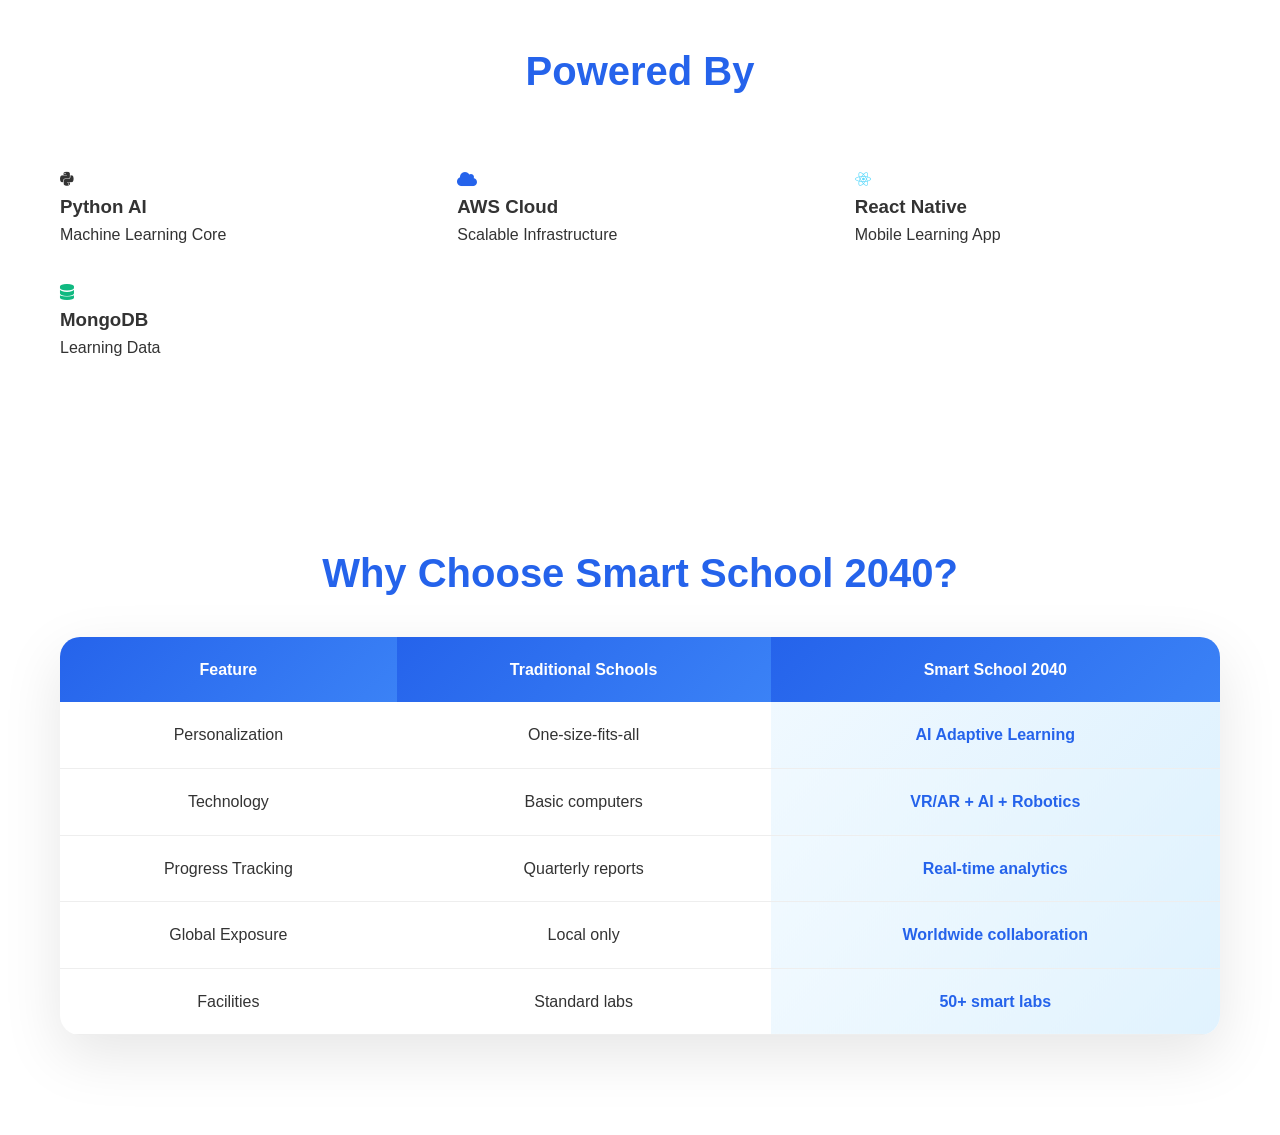
<file: features.html>
<!DOCTYPE html>
<html lang="en">
<head>
    <meta charset="UTF-8">
    <meta name="viewport" content="width=device-width, initial-scale=1.0">
    <title>Features - Smart School 2040</title>
    <link rel="stylesheet" href="style.css">
    <link href="https://cdnjs.cloudflare.com/ajax/libs/font-awesome/6.0.0/css/all.min.css" rel="stylesheet">
</head>
<body>

    <nav class="navbar">
        <div class="nav-container">
            <div class="logo">
                <i class="fas fa-graduation-cap"></i>
                <span>Smart School 2040</span>
            </div>
            <ul class="nav-menu">
                <li><a href="index.html" class="nav-link">Home</a></li>
                <li><a href="about.html" class="nav-link">About Us</a></li>
                <li><a href="learning.html" class="nav-link">Learning</a></li>
                <li><a href="facility.html" class="nav-link">Facilities</a></li>
                <li><a href="features.html" class="nav-link active">Features</a></li>
                <li><a href="contact.html" class="nav-link">Contact</a></li>
            </ul>
            <div class="hamburger">
                <span></span>
                <span></span>
                <span></span>
            </div>
        </div>
    </nav>

<section class="hero hero-features">
        <div class="hero-content">
            <h1>Revolutionary Features</h1>
            <p>Discover the technology that sets Smart School 2040 apart from traditional education</p>
            <div class="hero-buttons">
                <a href="#features" class="btn btn-primary">See All Features</a>
                <a href="#comparison" class="btn btn-secondary">Why Us?</a>
            </div>
        </div>
        <div class="hero-image">
    <div class="floating-card">
        <i class="fas fa-robot"></i>
        <span>AI Powered</span>
    </div>
    <div class="floating-card">
        <i class="fas fa-chart-line"></i>
        <span>Real-Time Analytics</span>
    </div>
    <div class="floating-card">
        <i class="fas fa-globe"></i>
        <span>Global Network</span>
    </div>
</div>
    </section>

    <section id="features" class="container" style="padding: 100px 20px;">
        <h2 style="text-align: center; font-size: 3rem; margin-bottom: 1rem; color: #2563eb;">Core Technology Features</h2>
        <p style="text-align: center; font-size: 1.2rem; margin-bottom: 4rem; color: #666;">Powered by the latest AI and educational technology</p>
        
        <div class="features-grid">
            <div class="feature-card">
                <i class="fas fa-brain feature-icon"></i>
                <h3>AI Learning Assistant</h3>
                <p>24/7 personal AI tutor that adapts to each student's learning style, pace, and needs in real-time.</p>
            </div>
            
            <div class="feature-card">
                <i class="fas fa-chart-line feature-icon"></i>
                <h3>Real-Time Analytics</h3>
                <p>Live progress tracking with predictive analytics to identify learning gaps before they become problems.</p>
            </div>
            
            <div class="feature-card">
                <i class="fas fa-globe feature-icon"></i>
                <h3>Global Learning Network</h3>
                <p>Collaborate with students worldwide on real projects with seamless language translation.</p>
            </div>
            
            <div class="feature-card">
                <i class="fas fa-shield-alt feature-icon"></i>
                <h3>Advanced Security</h3>
                <p>Enterprise-grade cybersecurity with biometric authentication and encrypted learning data.</p>
            </div>
            
            <div class="feature-card">
                <i class="fas fa-mobile-alt feature-icon"></i>
                <h3>Mobile-First Learning</h3>
                <p>Seamless learning across all devices with offline capabilities and AR mobile experiences.</p>
            </div>
            
            <div class="feature-card">
                <i class="fas fa-tachometer-alt feature-icon"></i>
                <h3>Performance Dashboard</h3>
                <p>Parent and student dashboards with 100+ metrics, gamification, and achievement tracking.</p>
            </div>
        </div>
    </section>

    <section class="tech-stack">
        <div class="container">
            <h2 style="text-align: center; font-size: 2.5rem; margin-bottom: 4rem; color: #2563eb;">Powered By</h2>
            <div class="stack-grid">
                <div class="stack-item">
                    <i class="fab fa-python stack-logo"></i>
                    <h3>Python AI</h3>
                    <p>Machine Learning Core</p>
                </div>
                <div class="stack-item">
                    <i class="fas fa-cloud stack-logo" style="color: #2563eb;"></i>
                    <h3>AWS Cloud</h3>
                    <p>Scalable Infrastructure</p>
                </div>
                <div class="stack-item">
                    <i class="fab fa-react stack-logo" style="color: #61dafb;"></i>
                    <h3>React Native</h3>
                    <p>Mobile Learning App</p>
                </div>
                <div class="stack-item">
                    <i class="fas fa-database stack-logo" style="color: #10b981;"></i>
                    <h3>MongoDB</h3>
                    <p>Learning Data</p>
                </div>
            </div>
        </div>
    </section>

    <section id="comparison" class="container" style="padding: 100px 20px;">
        <h2 style="text-align: center; font-size: 2.5rem; margin-bottom: 2rem; color: #2563eb;">Why Choose Smart School 2040?</h2>
        <table class="comparison-table">
            <thead>
                <tr>
                    <th>Feature</th>
                    <th>Traditional Schools</th>
                    <th>Smart School 2040</th>
                </tr>
            </thead>
            <tbody>
                <tr>
                    <td>Personalization</td>
                    <td>One-size-fits-all</td>
                    <td class="highlight">AI Adaptive Learning</td>
                </tr>
                <tr>
                    <td>Technology</td>
                    <td>Basic computers</td>
                    <td class="highlight">VR/AR + AI + Robotics</td>
                </tr>
                <tr>
                    <td>Progress Tracking</td>
                    <td>Quarterly reports</td>
                    <td class="highlight">Real-time analytics</td>
                </tr>
                <tr>
                    <td>Global Exposure</td>
                    <td>Local only</td>
                    <td class="highlight">Worldwide collaboration</td>
                </tr>
                <tr>
                    <td>Facilities</td>
                    <td>Standard labs</td>
                    <td class="highlight">50+ smart labs</td>
                </tr>
            </tbody>
        </table>
    </section>

    <script src="script.js"></script>
</body>
</html>
</file>
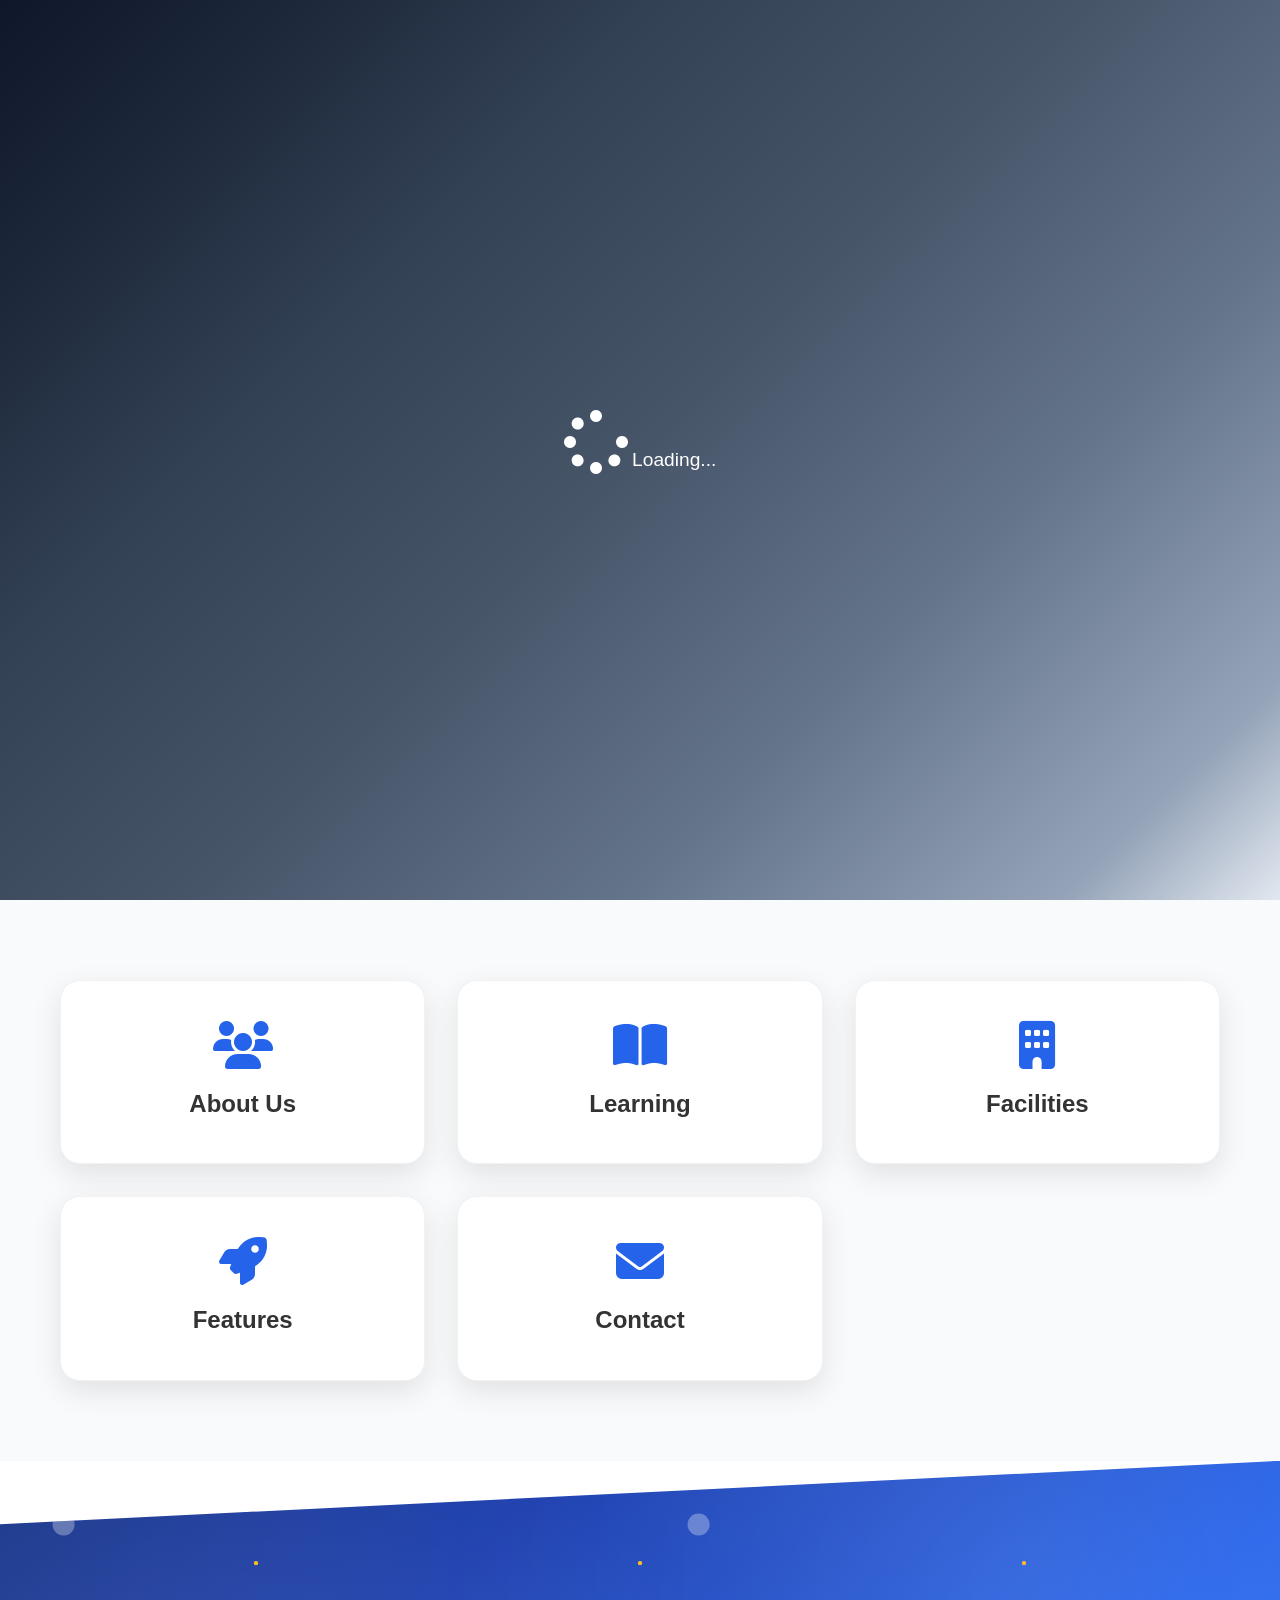
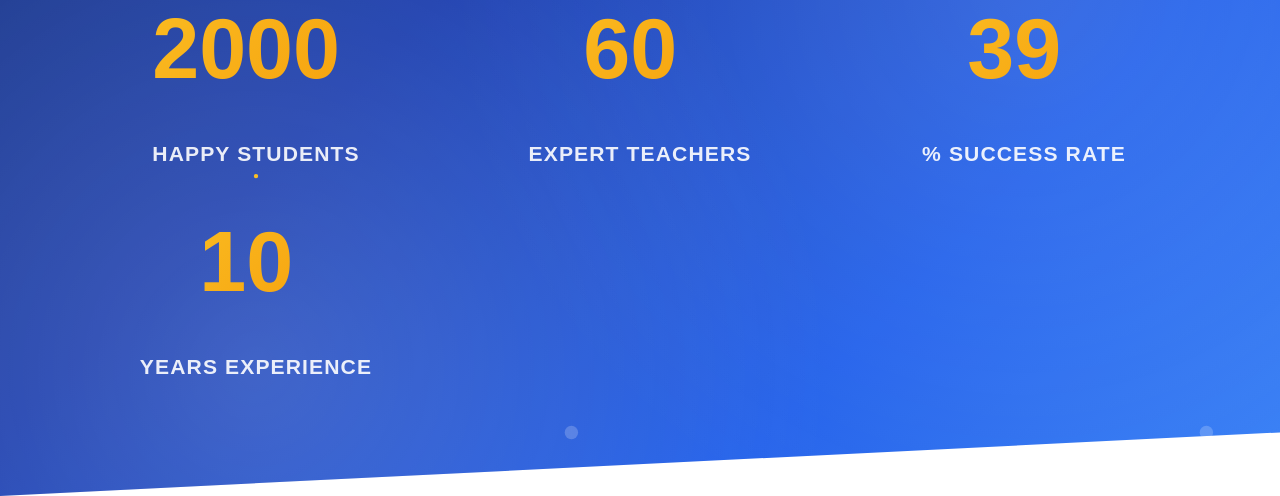
<file: KavyaandHarshita.html>
<!DOCTYPE html>
<html lang="en">
<head>
    <meta charset="UTF-8">
    <meta name="viewport" content="width=device-width, initial-scale=1.0">
    <title>Smart School 2040 - Future of Education</title>
    <link rel="stylesheet" href="Style.css">
    <link rel="stylesheet" href="https://cdnjs.cloudflare.com/ajax/libs/font-awesome/6.4.0/css/all.min.css">
     <title>Smart School 2040</title>
</head>
<body>

    <div class="preloader" id="preloader">
        <div class="loader">
            <i class="fas fa-spinner"></i>
            <span>Loading...</span>
        </div>
    </div>

<nav class="navbar">
        <div class="nav-container">
            <div class="logo">
                <i class="fas fa-graduation-cap"></i>
                <span>Smart School 2040</span>
            </div>
            <ul class="nav-menu">
                <li><a href="KavyaandHarshita.html" class="nav-link active">Home</a></li>
                <li><a href="about.html" class="nav-link">About Us</a></li>
                <li><a href="learning.html" class="nav-link">Learning</a></li>
                <li><a href="facility.html" class="nav-link">Facilities</a></li>
                <li><a href="features.html" class="nav-link">Features</a></li>
                <li><a href="contact.html" class="nav-link">Contact</a></li>
            </ul>
            <div class="hamburger">
                <span></span>
                <span></span>
                <span></span>
            </div>
        </div>
    </nav>


    <section class="hero" id="home">
        <!-- Hero Background -->
        <div class="hero-bg"></div>
        

        <div class="hero-overlay"></div>

        <div class="hero-content">
            <h1>Shaping Tomorrow's Leaders Today</h1>
            <p>Experience the future of education with cutting-edge technology and personalized learning at Smart School 2040</p>
            <div class="hero-buttons">
                <a href="features.html" class="btn btn-primary">
                    <i class="fas fa-rocket"></i> Explore Features
                </a>
                <a href="contact.html" class="btn btn-secondary">
                    <i class="fas fa-play"></i> Get Started
                </a>
            </div>
        </div>

        <div class="hero-image">
            <div class="floating-card">
                <i class="fas fa-brain"></i>
                <span>AI Learning</span>
            </div>
            <div class="floating-card">
                <i class="fas fa-vr-cardboard"></i>
                <span>VR Classrooms</span>
            </div>
            <div class="floating-card">
                <i class="fas fa-building"></i>
                <span>Smart Campus</span>
            </div>
        </div>
    </section>

    <section class="quick-links">
        <div class="container">
            <a href="about.html" class="link-card">
                <i class="fas fa-users"></i>
                <h3>About Us</h3>
            </a>
            <a href="learning.html" class="link-card">
                <i class="fas fa-book-open"></i>
                <h3>Learning</h3>
            </a>
            <a href="facility.html" class="link-card">
                <i class="fas fa-building"></i>
                <h3>Facilities</h3>
            </a>
            <a href="features.html" class="link-card">
                <i class="fas fa-rocket"></i>
                <h3>Features</h3>
            </a>
            <a href="contact.html" class="link-card">
                <i class="fas fa-envelope"></i>
                <h3>Contact</h3>
            </a>
        </div>
    </section>


    <section class="stats">
        <div class="container">
            <div class="stats-grid">
                <div class="stat-item">
                    <h2 data-target="5000">0</h2>
                    <p>Happy Students</p>
                </div>
                <div class="stat-item">
                    <h2 data-target="150">0</h2>
                    <p>Expert Teachers</p>
                </div>
                <div class="stat-item">
                    <h2 data-target="98">0</h2>
                    <p>% Success Rate</p>
                </div>
                <div class="stat-item">
                    <h2 data-target="25">0</h2>
                    <p>Years Experience</p>
                </div>
            </div>
        </div>
    </section>
    <script src="script.js"></script>
</body>
</html>
</file>
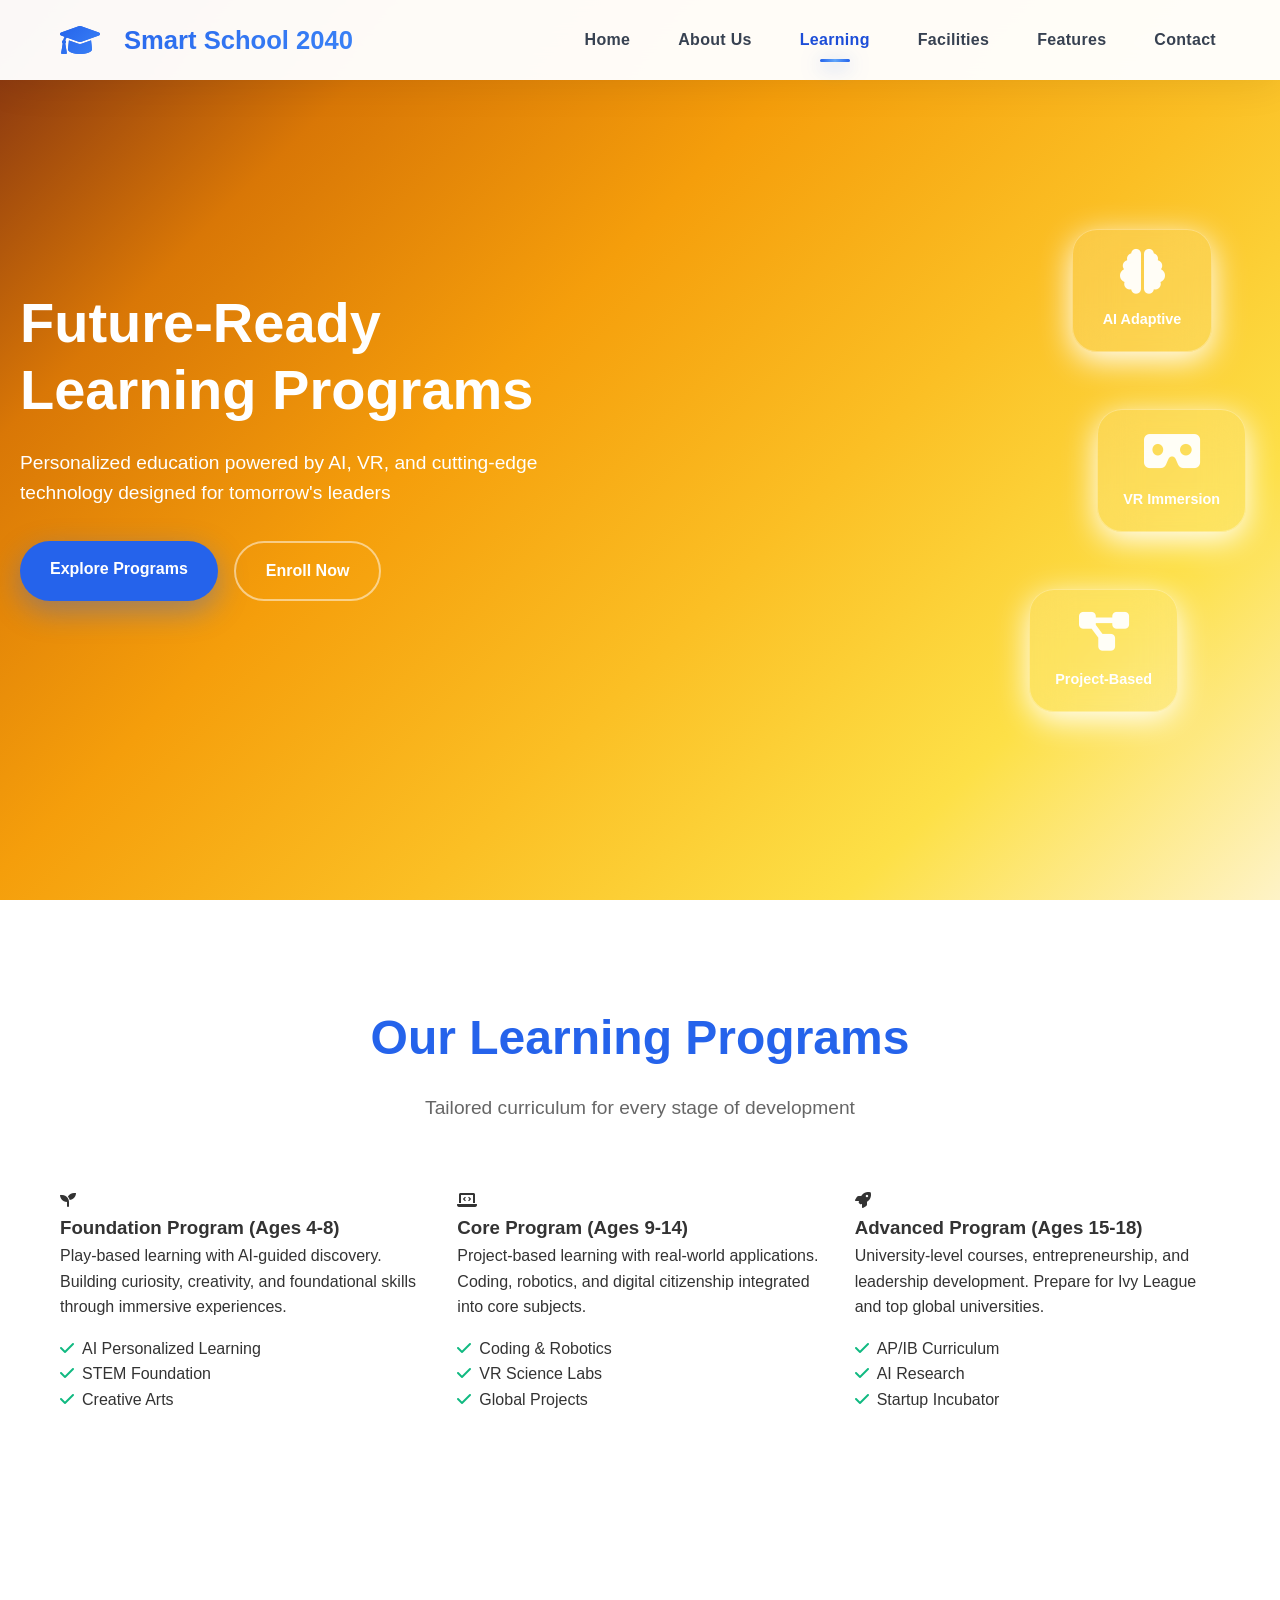
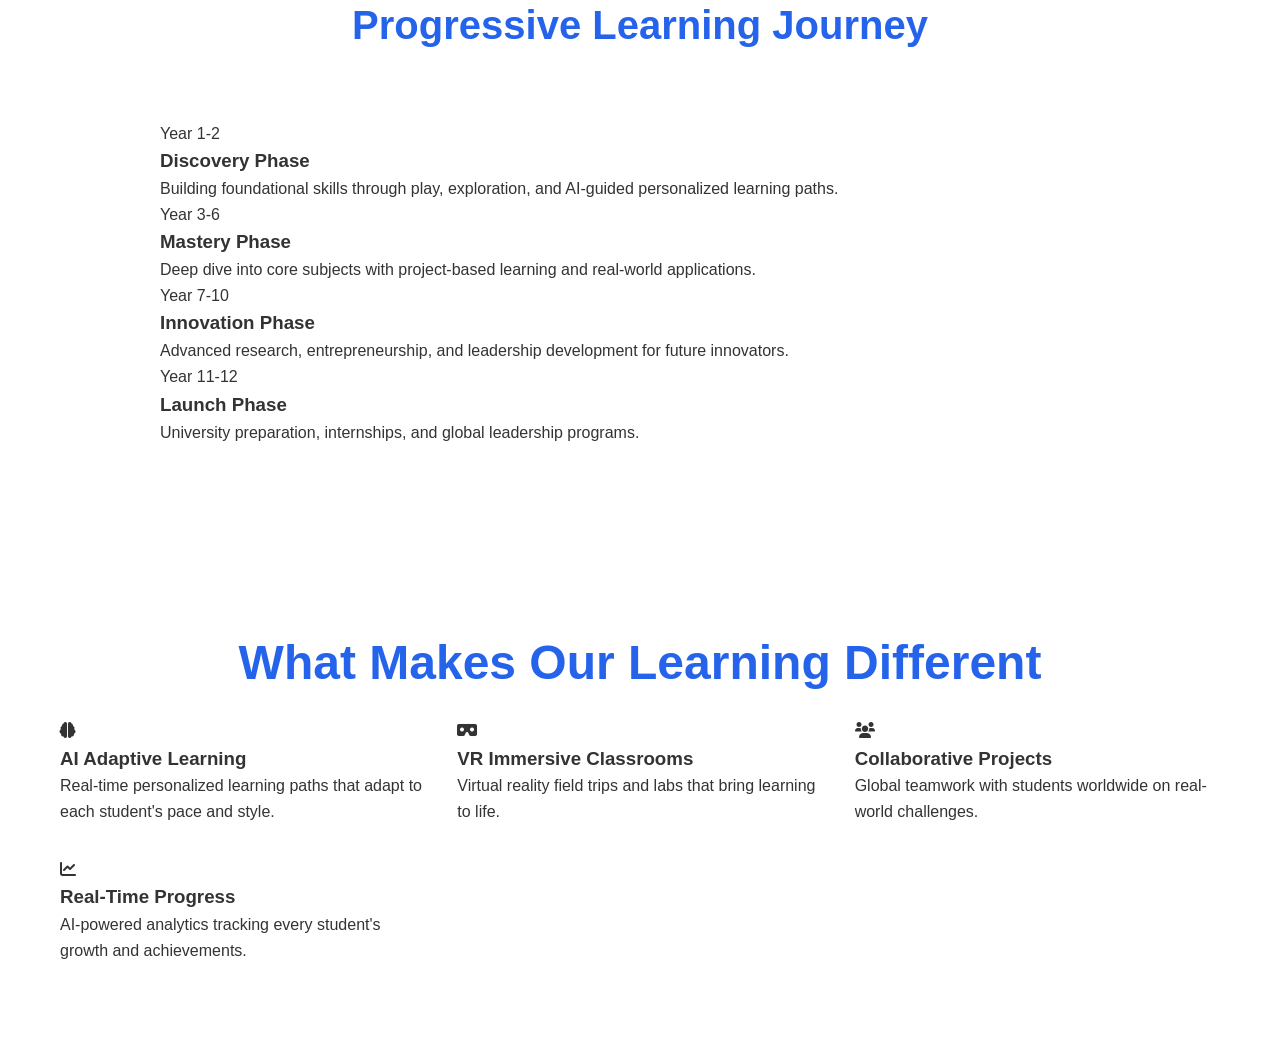
<file: learning.html>
<!DOCTYPE html>
<html lang="en">
<head>
    <meta charset="UTF-8">
    <meta name="viewport" content="width=device-width, initial-scale=1.0">
    <title>Learning Programs - Smart School 2040</title>
    <link rel="stylesheet" href="style.css">
    <link href="https://cdnjs.cloudflare.com/ajax/libs/font-awesome/6.0.0/css/all.min.css" rel="stylesheet">
</head>
<body>

    <nav class="navbar">
        <div class="nav-container">
            <div class="logo">
                <i class="fas fa-graduation-cap"></i>
                <span>Smart School 2040</span>
            </div>
            <ul class="nav-menu">
                <li><a href="index.html" class="nav-link">Home</a></li>
                <li><a href="about.html" class="nav-link">About Us</a></li>
                <li><a href="learning.html" class="nav-link active">Learning</a></li>
                <li><a href="facility.html" class="nav-link">Facilities</a></li>
                <li><a href="features.html" class="nav-link">Features</a></li>
                <li><a href="contact.html" class="nav-link">Contact</a></li>
            </ul>
            <div class="hamburger">
                <span></span>
                <span></span>
                <span></span>
            </div>
        </div>
    </nav>

<section class="hero hero-learning">
        <div class="hero-content">
            <h1>Future-Ready Learning Programs</h1>
            <p>Personalized education powered by AI, VR, and cutting-edge technology designed for tomorrow's leaders</p>
            <div class="hero-buttons">
                <a href="#programs" class="btn btn-primary">Explore Programs</a>
                <a href="contact.html" class="btn btn-secondary">Enroll Now</a>
            </div>
        </div>
        <div class="hero-image">
    <div class="floating-card">
        <i class="fas fa-brain"></i>
        <span>AI Adaptive</span>
    </div>
    <div class="floating-card">
        <i class="fas fa-vr-cardboard"></i>
        <span>VR Immersion</span>
    </div>
    <div class="floating-card">
        <i class="fas fa-project-diagram"></i>
        <span>Project-Based</span>
    </div>
</div>
    </section>

    <section id="programs" class="container" style="padding: 100px 20px;">
        <h2 style="text-align: center; font-size: 3rem; margin-bottom: 1rem; color: #2563eb;">Our Learning Programs</h2>
        <p style="text-align: center; font-size: 1.2rem; margin-bottom: 4rem; color: #666;">Tailored curriculum for every stage of development</p>
        
        <div class="program-grid">
            <div class="program-card">
                <i class="fas fa-seedling program-icon"></i>
                <h3>Foundation Program (Ages 4-8)</h3>
                <p>Play-based learning with AI-guided discovery. Building curiosity, creativity, and foundational skills through immersive experiences.</p>
                <ul style="margin-top: 1rem; list-style: none;">
                    <li><i class="fas fa-check" style="color: #10b981; margin-right: 0.5rem;"></i>AI Personalized Learning</li>
                    <li><i class="fas fa-check" style="color: #10b981; margin-right: 0.5rem;"></i>STEM Foundation</li>
                    <li><i class="fas fa-check" style="color: #10b981; margin-right: 0.5rem;"></i>Creative Arts</li>
                </ul>
            </div>
            
            <div class="program-card">
                <i class="fas fa-laptop-code program-icon"></i>
                <h3>Core Program (Ages 9-14)</h3>
                <p>Project-based learning with real-world applications. Coding, robotics, and digital citizenship integrated into core subjects.</p>
                <ul style="margin-top: 1rem; list-style: none;">
                    <li><i class="fas fa-check" style="color: #10b981; margin-right: 0.5rem;"></i>Coding & Robotics</li>
                    <li><i class="fas fa-check" style="color: #10b981; margin-right: 0.5rem;"></i>VR Science Labs</li>
                    <li><i class="fas fa-check" style="color: #10b981; margin-right: 0.5rem;"></i>Global Projects</li>
                </ul>
            </div>
            
            <div class="program-card">
                <i class="fas fa-rocket program-icon"></i>
                <h3>Advanced Program (Ages 15-18)</h3>
                <p>University-level courses, entrepreneurship, and leadership development. Prepare for Ivy League and top global universities.</p>
                <ul style="margin-top: 1rem; list-style: none;">
                    <li><i class="fas fa-check" style="color: #10b981; margin-right: 0.5rem;"></i>AP/IB Curriculum</li>
                    <li><i class="fas fa-check" style="color: #10b981; margin-right: 0.5rem;"></i>AI Research</li>
                    <li><i class="fas fa-check" style="color: #10b981; margin-right: 0.5rem;"></i>Startup Incubator</li>
                </ul>
            </div>
        </div>
    </section>

    <section class="curriculum-timeline">
        <div class="container">
            <h2 style="text-align: center; font-size: 2.5rem; margin-bottom: 4rem; color: #2563eb;">Progressive Learning Journey</h2>
            <div class="timeline">
                <div class="timeline-item">
                    <div class="timeline-content">
                        <div class="timeline-year">Year 1-2</div>
                        <h3>Discovery Phase</h3>
                        <p>Building foundational skills through play, exploration, and AI-guided personalized learning paths.</p>
                    </div>
                </div>
                <div class="timeline-item">
                    <div class="timeline-content">
                        <div class="timeline-year">Year 3-6</div>
                        <h3>Mastery Phase</h3>
                        <p>Deep dive into core subjects with project-based learning and real-world applications.</p>
                    </div>
                </div>
                <div class="timeline-item">
                    <div class="timeline-content">
                        <div class="timeline-year">Year 7-10</div>
                        <h3>Innovation Phase</h3>
                        <p>Advanced research, entrepreneurship, and leadership development for future innovators.</p>
                    </div>
                </div>
                <div class="timeline-item">
                    <div class="timeline-content">
                        <div class="timeline-year">Year 11-12</div>
                        <h3>Launch Phase</h3>
                        <p>University preparation, internships, and global leadership programs.</p>
                    </div>
                </div>
            </div>
        </div>
    </section>

    <section class="container" style="padding: 100px 20px;">
        <h2 style="text-align: center; font-size: 3rem; margin-bottom: 1rem; color: #2563eb;">What Makes Our Learning Different</h2>
        <div class="features-grid">
            <div class="feature-item">
                <i class="fas fa-brain feature-icon"></i>
                <h3>AI Adaptive Learning</h3>
                <p>Real-time personalized learning paths that adapt to each student's pace and style.</p>
            </div>
            <div class="feature-item">
                <i class="fas fa-vr-cardboard feature-icon"></i>
                <h3>VR Immersive Classrooms</h3>
                <p>Virtual reality field trips and labs that bring learning to life.</p>
            </div>
            <div class="feature-item">
                <i class="fas fa-users feature-icon"></i>
                <h3>Collaborative Projects</h3>
                <p>Global teamwork with students worldwide on real-world challenges.</p>
            </div>
            <div class="feature-item">
                <i class="fas fa-chart-line feature-icon"></i>
                <h3>Real-Time Progress</h3>
                <p>AI-powered analytics tracking every student's growth and achievements.</p>
            </div>
        </div>
    </section>

    <script src="script.js"></script>
</body>
</html>
</file>
<file: style.css>
* {
    margin: 0;
    padding: 0;
    box-sizing: border-box;
}

body {
    font-family: 'Segoe UI', Tahoma, Geneva, Verdana, sans-serif;
    line-height: 1.6;
    color: #333;
    overflow-x: hidden;
}

.container {
    max-width: 1200px;
    margin: 0 auto;
    padding: 0 20px;
}

section {
    padding: 80px 0;
}

section > .container,
section.container {
    max-width: 1200px;
    margin: 0 auto;
    padding: 0 20px;
}

.navbar {
    background: rgba(255,255,255,0.95);
    backdrop-filter: blur(10px);
    position: fixed;
    top: 0;
    width: 100%;
    z-index: 1000;
    box-shadow: 0 2px 20px rgba(0,0,0,0.1);
    transition: all 0.3s ease;
}

.nav-container {
    max-width: 1200px;
    margin: 0 auto;
    padding: 0 20px;
    display: flex;
    justify-content: space-between;
    align-items: center;
    height: 70px;
}

.logo {
    display: flex;
    align-items: center;
    font-size: 1.6rem;
    font-weight: 800;
    color: #2563eb;
    cursor: pointer;
}

.logo i { margin-right: 12px; font-size: 2rem; color: #2563eb; }

.navbar {
    position: fixed !important;
    top: 0 !important;
    width: 100% !important;
    background: rgba(255,255,255,0.97) !important;
    backdrop-filter: blur(20px) !important;
    z-index: 9999 !important;
    box-shadow: 0 4px 40px rgba(0,0,0,0.08) !important;
    transition: all 0.4s cubic-bezier(0.25, 0.46, 0.45, 0.94) !important;
    padding: 0 !important;
}

.navbar.scrolled {
    background: rgba(255,255,255,1) !important;
    box-shadow: 0 8px 60px rgba(0,0,0,0.12) !important;
}

.nav-container {
    max-width: 1200px !important;
    margin: 0 auto !important;
    padding: 0 20px !important;
    height: 80px !important;
    display: flex !important;
    justify-content: space-between !important;
    align-items: center !important;
}

.logo {
    font-size: 1.6rem !important;
    font-weight: 800 !important;
    background: linear-gradient(135deg, #2563eb, #3b82f6) !important;
    -webkit-background-clip: text !important;
    -webkit-text-fill-color: transparent !important;
    background-clip: text !important;
    display: flex !important;
    align-items: center !important;
    gap: 12px !important;
    cursor: pointer !important;
    transition: all 0.3s ease !important;
}

.logo i {
    font-size: 2rem !important;
    background: inherit !important;
    -webkit-background-clip: inherit !important;
    -webkit-text-fill-color: transparent !important;
    background-clip: inherit !important;
}

.nav-menu {
    display: flex !important;
    list-style: none !important;
    gap: 2.5rem !important;
    margin: 0 !important;
    padding: 0 !important;
}

.nav-link {
    color: #374151 !important;
    font-weight: 600 !important;
    text-decoration: none !important;
    padding: 12px 4px !important;
    position: relative !important;
    transition: all 0.3s cubic-bezier(0.4, 0, 0.2, 1) !important;
    font-size: 1rem !important;
    letter-spacing: 0.3px !important;
}

.nav-link:hover {
    color: #2563eb !important;
    transform: translateY(-2px) !important;
}

.nav-link.active,
.navbar .nav-link.active,
.navbar.scrolled .nav-link.active {
    color: #1d4ed8 !important;
}

.nav-link.active::after,
.navbar .nav-link.active::after,
.navbar.scrolled .nav-link.active::after {
    content: '' !important;
    position: absolute !important;
    bottom: -2px !important;
    left: 50% !important;
    transform: translateX(-50%) !important;
    width: 30px !important;
    height: 3px !important;
    background: linear-gradient(90deg, #2563eb, #60a5fa, #2563eb) !important;
    border-radius: 2px !important;
    z-index: 100 !important;
    box-shadow: 0 4px 20px rgba(37,99,235,0.6) !important;
    transition: all 0.4s cubic-bezier(0.68, -0.55, 0.265, 1.55) !important;
    animation: activeLinePulse 2s ease-in-out infinite !important;
}

@keyframes activeLinePulse {
    0%, 100% { 
        width: 30px !important;
        box-shadow: 0 4px 20px rgba(37,99,235,0.6) !important;
    }
    50% { 
        width: 45px !important;
        box-shadow: 0 6px 30px rgba(37,99,235,0.8) !important;
    }
}

.hamburger, .menu-toggle {
    display: none !important;
    flex-direction: column !important;
    cursor: pointer !important;
    gap: 5px !important;
    padding: 5px !important;
}

.hamburger span, .menu-toggle span {
    width: 28px !important;
    height: 3px !important;
    background: #374151 !important;
    border-radius: 3px !important;
    transition: all 0.3s ease !important;
}

@media (max-width: 1024px) {
    .nav-menu { gap: 1.5rem !important; }
    .nav-link { font-size: 0.95rem !important; }
}

@media (max-width: 768px) {
    .hamburger, .menu-toggle { display: flex !important; }
    
    .nav-menu {
        position: fixed !important;
        left: -100% !important;
        top: 80px !important;
        width: 100% !important;
        height: calc(100vh - 80px) !important;
        background: rgba(255,255,255,0.99) !important;
        backdrop-filter: blur(30px) !important;
        flex-direction: column !important;
        justify-content: center !important;
        align-items: center !important;
        gap: 2rem !important;
        padding: 3rem 2rem !important;
        box-shadow: 0 20px 80px rgba(0,0,0,0.2) !important;
        transition: left 0.4s ease !important;
    }
    
    .nav-menu.active { left: 0 !important; }
    
    .nav-link {
        font-size: 1.3rem !important;
        padding: 20px 30px !important;
        border-radius: 15px !important;
        width: 80% !important;
        text-align: center !important;
    }
    
    .nav-link.active::after {
        bottom: 10px !important;
        left: 50% !important;
        transform: translateX(-50%) !important;
    }
    
    .hamburger.active span:nth-child(1),
    .menu-toggle.active span:nth-child(1) {
        transform: rotate(45deg) translate(6px, 6px) !important;
    }
    .hamburger.active span:nth-child(2),
    .menu-toggle.active span:nth-child(2) {
        opacity: 0 !important;
    }
    .hamburger.active span:nth-child(3),
    .menu-toggle.active span:nth-child(3) {
        transform: rotate(-45deg) translate(8px, -7px) !important;
    }
}

.logo {
    display: flex;
    align-items: center;
    font-size: 1.6rem;
    font-weight: 800;
    background: linear-gradient(135deg, #2563eb, #3b82f6);
    -webkit-background-clip: text;
    -webkit-text-fill-color: transparent;
    background-clip: text;
    cursor: pointer;
    transition: all 0.3s ease;
    position: relative;
}

.logo::before {
    content: '';
    position: absolute;
    left: -10px;
    top: 50%;
    transform: translateY(-50%);
    width: 4px;
    height: 4px;
    background: #fbbf24;
    border-radius: 50%;
    opacity: 0;
    transition: all 0.3s ease;
}

.logo:hover {
    transform: scale(1.05);
    filter: drop-shadow(0 4px 12px rgba(37, 99, 235, 0.4));
}

.logo:hover::before {
    opacity: 1;
    animation: pulse 1.5s infinite;
}

.logo i {
    margin-right: 12px;
    font-size: 2.2rem;
    background: linear-gradient(135deg, #2563eb, #3b82f6);
    -webkit-background-clip: text;
    -webkit-text-fill-color: transparent;
    background-clip: text;
    animation: logoFloat 3s ease-in-out infinite;
}

.navbar {
    position: fixed;
    top: 0;
    width: 100%;
    background: rgba(255, 255, 255, 0.95);
    backdrop-filter: blur(10px);
    box-shadow: 0 2px 20px rgba(0,0,0,0.1);
    z-index: 1000;
    transition: all 0.3s ease;
}

.navbar.scrolled {
    background: rgba(255, 255, 255, 1);
    box-shadow: 0 4px 30px rgba(0,0,0,0.15);
}

.nav-container {
    max-width: 1200px;
    margin: 0 auto;
    padding: 0 20px;
    height: 70px;
    display: flex;
    justify-content: space-between;
    align-items: center;
}


.logo {
    font-size: 1.5rem;
    font-weight: 700;
    color: #2563eb;
    display: flex;
    align-items: center;
    gap: 10px;
    cursor: pointer;
}

.logo i {
    font-size: 1.8rem;
}


.nav-menu {
    display: flex;
    list-style: none;
    gap: 30px;
    margin: 0;
    padding: 0;
}

.nav-link {
    color: #333;
    text-decoration: none;
    font-weight: 500;
    padding: 10px 0;
    position: relative;
    transition: color 0.3s ease;
}

.nav-link:hover,
.nav-link.active {
    color: #2563eb;
}

.nav-link.active::after {
    content: '';
    position: absolute;
    bottom: 0;
    left: 0;
    width: 100%;
    height: 2px;
    background: #2563eb;
}


.menu-toggle {
    display: none;
    flex-direction: column;
    gap: 5px;
    cursor: pointer;
    padding: 5px;
}

.menu-toggle span {
    width: 25px;
    height: 3px;
    background: #333;
    border-radius: 2px;
    transition: all 0.3s ease;
}


@media (max-width: 768px) {
    .menu-toggle {
        display: flex;
    }
    
    .nav-menu {
        position: fixed;
        left: -100%;
        top: 70px;
        width: 100%;
        height: calc(100vh - 70px);
        background: white;
        flex-direction: column;
        justify-content: center;
        align-items: center;
        gap: 20px;
        padding: 20px 0;
        margin: 0;
        box-shadow: 0 10px 30px rgba(0,0,0,0.1);
        transition: left 0.3s ease;
    }
    
    .nav-menu.active {
        left: 0;
    }
    
    .nav-link {
        font-size: 1.2rem;
        padding: 15px 20px;
        border-radius: 8px;
    }
    
    .nav-link:hover {
        background: #f0f8ff;
    }
    

    .menu-toggle.active span:nth-child(1) {
        transform: rotate(45deg) translate(5px, 5px);
    }
    .menu-toggle.active span:nth-child(2) {
        opacity: 0;
    }
    .menu-toggle.active span:nth-child(3) {
        transform: rotate(-45deg) translate(7px, -6px);
    }
}

@media (max-width: 480px) {
    .nav-container {
        padding: 0 15px;
    }
}

@keyframes logoFloat {
    0%, 100% { transform: translateY(0px); }
    50% { transform: translateY(-4px); }
}

@keyframes pulse {
    0%, 100% { opacity: 0.7; transform: scale(1); }
    50% { opacity: 1; transform: scale(1.3); }
}

@media (max-width: 1024px) {
    .nav-menu {
        gap: 1.5rem;
    }
}

@media (max-width: 768px) {
    .hamburger {
        display: flex;
    }
    
    .nav-menu {
        position: fixed;
        left: -100%;
        top: 80px;
        flex-direction: column;
        background: transparent;
        width: 100%;
        height: calc(100vh - 80px);
        justify-content: center;
        gap: 0;
        padding: 0;
        transform: translateX(-100%);
    }
    
    .nav-container {
        height: 70px;
    }
    
    .btn-sm {
        display: none;
    }
    
    .logo {
        font-size: 1.4rem;
    }
}

@media (max-width: 480px) {
    .nav-container {
        padding: 0 15px;
    }
} 

.hero {
    min-height: 100vh;
    display: flex;
    align-items: center;
    background: linear-gradient(135deg, 
    #581c87 0%, #7c3aed 20%, #8b5cf6 40%, 
    #a78bfa 60%, #c4b5fd 80%, #e9d5ff 100%
  );
    color: white;
    padding-top: 70px;
    overflow: hidden;
    position: relative;
}

.hero-content {
    flex: 1;
    max-width: 600px;
    padding: 0 20px;
    z-index: 3;
    position: relative;
    animation: slideInLeft 1s ease-out;
}

.hero-content h1 {
    font-size: 3.5rem;
    margin-bottom: 1.5rem;
    line-height: 1.2;
    animation: slideInUp 1s ease-out 0.2s both;
}

.hero-content p {
    font-size: 1.2rem;
    margin-bottom: 2rem;
    opacity: 0.9;
    animation: slideInUp 1s ease-out 0.4s both;
}

.hero-buttons {
    display: flex;
    gap: 1rem;
    flex-wrap: wrap;
    animation: slideInUp 1s ease-out 0.6s both;
}

.hero-image {
    flex: 1;
    position: relative;
    height: 80vh;
    min-height: 600px;
    z-index: 2;
}

.floating-card {
    position: absolute;
    background: rgba(255, 255, 255, 0.15);
    backdrop-filter: blur(20px);
    border: 1px solid rgba(255, 255, 255, 0.3);
    padding: 20px 25px;
    border-radius: 25px;
    color: white;
    font-weight: 600;
    font-size: 1rem;
    box-shadow: 0 8px 32px;
    z-index: 4;
    animation: float 6s ease-in-out infinite;
    cursor: pointer;
    transition: all 0.3s ease;
    display: flex;
    flex-direction: column;
    align-items: center;
    gap: 8px;
    min-width: 140px;
    text-align: center;
}

.floating-card i {
    font-size: 2.8rem;
    margin-bottom: 5px;
    color: rgba(255,255,255,0.95);
    transition: all 0.3s ease;
}

.floating-card:hover {
    background: rgba(255, 255, 255, 0.25);
    transform: translateY(-8px) scale(1.08);
    box-shadow: 0 15px 40px rgba(0,0,0,0.4);
}

.floating-card:hover i {
    color: white;
    transform: scale(1.2);
    filter: drop-shadow(0 4px 8px rgba(0,0,0,0.5));
}

.floating-card span {
    font-size: 0.9rem;
    white-space: normal;
}

.floating-card:nth-child(1) { top: 20%; right: 10%; animation-delay: 0s; }
.floating-card:nth-child(2) { top: 45%; right: 5%; animation-delay: 2s; }
.floating-card:nth-child(3) { top: 70%; right: 15%; animation-delay: 4s; }

.btn {
    padding: 15px 30px;
    border-radius: 50px;
    text-decoration: none;
    font-weight: 600;
    transition: all 0.3s ease;
    display: inline-block;
    text-align: center;
}

.btn-primary {
    background: #2563eb;
    color: white;
    box-shadow: 0 10px 30px rgba(37, 99, 235, 0.4);
}

.btn-primary:hover {
    transform: translateY(-3px);
    box-shadow: 0 15px 40px rgba(37, 99, 235, 0.6);
}

.btn-secondary {
    background: transparent;
    color: white;
    border: 2px solid rgba(255,255,255,0.5);
}

.btn-secondary:hover {
    background: white;
    color: #2563eb;
    border-color: white;
}

.grid-system {
    display: grid;
    grid-template-columns: repeat(auto-fit, minmax(280px, 1fr));
    gap: 2rem;
    width: 100%;
}

.program-grid,
.features-grid,
.facility-grid,
.mission-vision-grid,
.values-grid,
.contact-grid,
.achievements-grid,
.tour-features,
.stack-grid,
.quick-links .container,
.team-stats .container,
.stats-grid {
    display: grid !important;
    grid-template-columns: repeat(auto-fit, minmax(280px, 1fr)) !important;
    gap: 2rem !important;
    width: 100% !important;
}

.quick-links {
    background: #f8fafc;
}

.link-card {
    background: white;
    padding: 40px 30px;
    border-radius: 20px;
    text-decoration: none;
    text-align: center;
    transition: all 0.3s ease;
    box-shadow: 0 10px 30px rgba(0,0,0,0.1);
    border: 1px solid rgba(0,0,0,0.05);
}

.link-card:hover {
    transform: translateY(-10px);
    box-shadow: 0 20px 50px rgba(0,0,0,0.15);
}

.link-card i {
    font-size: 3rem;
    color: #2563eb;
    margin-bottom: 1rem;
}

.link-card h3 {
    color: #333;
    font-size: 1.5rem;
}

.stats {
    padding: 100px 0;
    background: linear-gradient(135deg, #2563eb 0%, #1e40af 100%);
    color: white;
    overflow: hidden;
    position: relative;
}

.stats::before {
    content: '';
    position: absolute;
    top: 0;
    left: 0;
    right: 0;
    bottom: 0;
    background: url('data:image/svg+xml,<svg xmlns="http://www.w3.org/2000/svg" viewBox="0 0 100 100"><defs><pattern id="grain" width="100" height="100" patternUnits="userSpaceOnUse"><circle cx="25" cy="25" r="1" fill="rgba(255,255,255,0.1)"/><circle cx="75" cy="75" r="0.5" fill="rgba(255,255,255,0.05)"/></pattern></defs><rect width="100" height="100" fill="url(%23grain)"/></svg>');
    pointer-events: none;
}

.stats-grid {
    display: grid;
    grid-template-columns: repeat(auto-fit, minmax(220px, 1fr));
    gap: 3rem;
    max-width: 1200px;
    margin: 0 auto;
    padding: 0 20px;
}

.stat-item {
    text-align: center;
    opacity: 0;
    transform: translateY(50px);
    transition: all 1s cubic-bezier(0.25, 0.46, 0.45, 0.94);
    position: relative;
}

.stat-item.animate {
    opacity: 1;
    transform: translateY(0);
}

.stat-item h2 {
    font-size: clamp(2.5rem, 5vw, 4rem);
    font-weight: 800;
    margin-bottom: 0.5rem;
    background: linear-gradient(45deg, #60a5fa, #a78bfa);
    -webkit-background-clip: text;
    -webkit-text-fill-color: transparent;
    background-clip: text;
    position: relative;
}

.stat-item h2::after {
    content: '+';
    font-size: 0.5em;
    opacity: 0.8;
}

.stat-item p {
    font-size: 1.1rem;
    opacity: 0.9;
    font-weight: 500;
    letter-spacing: 0.5px;
    text-transform: uppercase;
}

.stats {
    padding: 120px 0;
    background: linear-gradient(135deg, #1e3a8a 0%, #1e40af 30%, #2563eb 70%, #3b82f6 100%);
    color: white;
    overflow: hidden;
    position: relative;
    clip-path: polygon(0 10%, 100% 0, 100% 90%, 0 100%);
}

.stats::before {
    content: '';
    position: absolute;
    top: 0;
    left: 0;
    right: 0;
    bottom: 0;
    background: 
        radial-gradient(circle at 20% 80%, rgba(255,255,255,0.15) 0%, transparent 50%),
        radial-gradient(circle at 80% 20%, rgba(255,255,255,0.1) 0%, transparent 50%),
        url('data:image/svg+xml,<svg xmlns="http://www.w3.org/2000/svg" viewBox="0 0 100 100"><circle cx="10" cy="10" r="1" fill="rgba(255,255,255,0.3)"><animate attributeName="r" values="1;2;1" dur="3s" repeatCount="indefinite"/></circle><circle cx="90" cy="90" r="0.5" fill="rgba(255,255,255,0.2)"><animate attributeName="r" values="0.5;1.5;0.5" dur="4s" repeatCount="indefinite"/></circle></svg>');
    animation: shimmer 6s ease-in-out infinite;
    pointer-events: none;
}

@keyframes shimmer {
    0%, 100% { opacity: 0.6; }
    50% { opacity: 1; }
}

.stats-grid {
    display: grid;
    grid-template-columns: repeat(auto-fit, minmax(240px, 1fr));
    gap: 4rem;
    max-width: 1200px;
    margin: 0 auto;
    padding: 0 20px;
    position: relative;
    z-index: 2;
}

.stat-item {
    text-align: center;
    opacity: 0;
    transform: scale(0.5) translateY(100px) rotate(-10deg);
    transition: all 1.2s cubic-bezier(0.175, 0.885, 0.32, 1.275);
    position: relative;
    cursor: pointer;
}

.stat-item.animate {
    opacity: 1;
    transform: scale(1.1) translateY(0) rotate(0deg);
}

.stat-item.animate.grow {
    transform: scale(1.15);
}

.stat-item h2 {
    font-size: clamp(3rem, 6vw, 5rem);
    font-weight: 900;
    margin-bottom: 0.75rem;
    background: linear-gradient(135deg, #fbbf24, #f59e0b, #ef4444, #3b82f6);
    background-size: 300% 300%;
    -webkit-background-clip: text;
    -webkit-text-fill-color: transparent;
    background-clip: text;
    animation: gradientShift 3s ease infinite;
    position: relative;
    display: inline-block;
    padding: 0.5rem 1rem;
}

@keyframes gradientShift {
    0%, 100% { background-position: 0% 50%; }
    50% { background-position: 100% 50%; }
}

.stat-item h2::after {
    content: '+';
    font-size: 0.4em;
    opacity: 0.9;
    animation: pulse 2s infinite;
}

@keyframes pulse {
    0%, 100% { transform: scale(1); }
    50% { transform: scale(1.3); }
}

.stat-item p {
    font-size: 1.2rem;
    opacity: 0.95;
    font-weight: 600;
    letter-spacing: 1px;
    text-transform: uppercase;
    color: rgba(255,255,255,0.95);
    position: relative;
}

.stat-item:hover {
    transform: scale(1.2) !important;
}

.stat-item::before {
    content: '';
    position: absolute;
    width: 4px;
    height: 4px;
    background: #fbbf24;
    border-radius: 50%;
    top: -10px;
    left: 50%;
    transform: translateX(-50%);
    animation: particleFloat 4s infinite ease-in-out;
}

@keyframes particleFloat {
    0%, 100% { transform: translateX(-50%) translateY(0) scale(1); opacity: 0; }
    10% { opacity: 1; }
    90% { opacity: 1; }
    100% { transform: translateX(-50%) translateY(-30px) scale(0); opacity: 0; }
}

@media (max-width: 768px) {
    .stats {
        padding: 80px 0;
        clip-path: none;
    }
    
    .stats-grid {
        grid-template-columns: repeat(auto-fit, minmax(200px, 1fr));
        gap: 2.5rem;
    }
}

@media (max-width: 480px) {
    .stats-grid {
        grid-template-columns: 1fr 1fr;
        gap: 2rem;
    }
    
    .stat-item {
        transform: scale(0.7) translateY(80px);
    }
}

.hero.hero-about {
  background: linear-gradient(135deg, 
    #1e3a8a 0%, #1d4ed8 20%, #3b82f6 40%, 
    #60a5fa 60%, #93c5fd 80%, #bfdbfe 100%
  ) !important;
}
.hero.hero-contact {
  background: linear-gradient(135deg, 
    #7c2d12 0%, #dc2626 20%, #f87171 40%, 
    #fca5a5 60%, #fecaca 80%, #fee2e2 100%
  ) !important;
}
.hero.hero-facility {
  background: linear-gradient(135deg, 
    #082f49 0%, #0369a1 20%, #0ea5e9 40%, 
    #38bdf8 60%, #7dd3fc 80%, #bae6fd 100%
  ) !important;
}
.hero.hero-features {
  background: linear-gradient(135deg, 
    #064e3b 0%, #047857 20%, #10b981 40%, 
    #34d399 60%, #6ee7b7 80%, #a7f3d0 100%
  ) !important;
}
.hero.hero-learning {
  background: linear-gradient(135deg, 
    #7c2d12 0%, #d97706 20%, #f59e0b 40%, 
    #fbbf24 60%, #fde047 80%, #fef3c7 100%
  ) !important;
}

.timeline,
.curriculum-timeline {
    max-width: 1000px;
    margin: 0 auto;
}

.preloader {
    position: fixed;
    top: 0;
    left: 0;
    width: 100vw;
    height: 100vh;
    background: linear-gradient(135deg, 
    #0f172a 0%,      /* Slate Dark */
    #1e293b 15%,     /* Gray Dark */
    #334155 30%,     /* Stone */
    #475569 50%,     /* Gray */
    #64748b 70%,     /* Steel */
    #94a3b8 90%,     /* Slate Light */
    #e2e8f0 100%     /* Light Gray */
  );
    display: flex;
    justify-content: center;
    align-items: center;
    z-index: 999999;
    transition: opacity 0.8s ease-out, visibility 0.8s ease-out;
    opacity: 1;
    visibility: visible;
}

.preloader.hidden {
    opacity: 0;
    visibility: hidden;
    pointer-events: none;
}

body.preloader-active {
    overflow: hidden;
}

.loader {
    text-align: center;
    color: white;
}

.loader i {
    font-size: 4rem;
    margin-bottom: 1rem;
    animation: spin 2s linear infinite;
}

.loader span {
    font-size: 1.2rem;
    font-weight: 500;
}

@keyframes float {
    0%, 100% { transform: translateY(0px) rotate(0deg); }
    50% { transform: translateY(-25px) rotate(2deg); }
}

@keyframes slideInLeft {
    from { transform: translateX(-50px); opacity: 0; }
    to { transform: translateX(0); opacity: 1; }
}

@keyframes slideInUp {
    from { transform: translateY(30px); opacity: 0; }
    to { transform: translateY(0); opacity: 1; }
}

@keyframes spin {
    100% { transform: rotate(360deg); }
}

@media (max-width: 768px) {
    .hamburger {
        display: flex;
    }

    .nav-menu {
        position: fixed;
        left: -100%;
        top: 70px;
        flex-direction: column;
        background-color: white;
        width: 100%;
        text-align: center;
        transition: 0.3s;
        box-shadow: 0 10px 27px rgba(0,0,0,0.05);
        padding: 2rem 0;
    }

    .nav-menu.active {
        left: 0;
    }

    .nav-menu li {
        margin: 15px 0;
    }

    .grid-system {
        grid-template-columns: repeat(auto-fit, minmax(250px, 1fr));
        gap: 1.5rem;
    }
}

@media (max-width: 480px) {
    .hero-content h1 {
        font-size: 2rem;
    }

    .grid-system {
        grid-template-columns: 1fr;
        gap: 1.5rem;
    }
}

.comparison-container {
    max-width: 900px;
    margin: 0 auto;
    padding: 0 20px;
}

.comparison-title {
    text-align: center;
    margin-bottom: 40px;
}

.comparison-title h2 {
    font-size: 2.5rem;
    color: #1e293b;
    margin-bottom: 15px;
}

.comparison-table {
    width: 100%;
    margin: 0 auto;
    background: white;
    border-radius: 20px;
    overflow: hidden;
    box-shadow: 0 20px 60px rgba(0,0,0,0.1);
    border-collapse: collapse;
}

.comparison-table thead th {
    background: linear-gradient(135deg, #2563eb, #3b82f6);
    color: white;
    padding: 20px;
    text-align: center;
    font-weight: 600;
}

.comparison-table td {
    padding: 20px;
    text-align: center;
    border-bottom: 1px solid #eee;
}

.comparison-table td:last-child {
    background: linear-gradient(135deg, #f0f9ff, #e0f2fe);
    font-weight: 700;
    color: #2563eb;
}

.comparison-table tr:hover td {
    background: #f8fafc;
    transform: scale(1.01);
    transition: all 0.3s ease;
}

@media (max-width: 768px) {
    .comparison-table {
        font-size: 0.9rem;
        margin: 0 10px;
    }
    
    .comparison-table th,
    .comparison-table td {
        padding: 15px 10px;
    }
}

.contact-section {
    padding: 100px 0;
    background: linear-gradient(135deg, #f8fafc 0%, #e2e8f0 100%);
    min-height: 100vh;
    display: flex;
    align-items: center;
}

.form-container {
    max-width: 600px;
    margin: 0 auto;
    background: white;
    border-radius: 25px;
    box-shadow: 0 25px 80px rgba(0,0,0,0.15);
    overflow: hidden;
    animation: slideUp 0.8s ease-out;
}

.form-header {
    background: linear-gradient(135deg, #2563eb, #3b82f6);
    color: white;
    padding: 40px 30px;
    text-align: center;
}

.form-header h2 {
    font-size: 2.2rem;
    margin-bottom: 10px;
    font-weight: 800;
}

.form-header p {
    opacity: 0.9;
    font-size: 1.1rem;
}

.contact-form {
    padding: 50px 40px;
}

.form-row {
    display: grid;
    grid-template-columns: 1fr 1fr;
    gap: 25px;
    margin-bottom: 25px;
}

.form-group {
    position: relative;
}

.form-group.full-width {
    grid-column: 1 / -1;
}

.form-group label {
    display: block;
    margin-bottom: 8px;
    color: #374151;
    font-weight: 600;
    font-size: 0.95rem;
}

.form-group input,
.form-group select,
.form-group textarea {
    width: 100%;
    padding: 15px 20px 15px 50px;
    border: 2px solid #e5e7eb;
    border-radius: 12px;
    font-size: 1rem;
    transition: all 0.3s ease;
    background: #fafbfc;
}

.form-group input:focus,
.form-group select:focus,
.form-group textarea:focus {
    outline: none;
    border-color: #2563eb;
    background: white;
    box-shadow: 0 0 0 3px rgba(37,99,235,0.1);
    transform: translateY(-2px);
}

.form-group i {
    position: absolute;
    left: 18px;
    top: 50%;
    transform: translateY(-50%);
    color: #9ca3af;
    font-size: 1.1rem;
    z-index: 2;
}

.form-group select {
    appearance: none;
    background-image: url("data:image/svg+xml,%3csvg xmlns='http://www.w3.org/2000/svg' fill='none' viewBox='0 0 20 20'%3e%3cpath stroke='%236b7280' stroke-linecap='round' stroke-linejoin='round' stroke-width='1.5' d='m6 8 4 4 4-4'/%3e%3c/svg%3e");
    background-position: right 15px center;
    background-repeat: no-repeat;
    background-size: 16px;
    padding-right: 50px;
}

.form-group textarea {
    resize: vertical;
    min-height: 120px;
}

.btn-submit {
    width: 100%;
    padding: 18px;
    background: linear-gradient(135deg, #2563eb, #3b82f6);
    color: white;
    border: none;
    border-radius: 15px;
    font-size: 1.1rem;
    font-weight: 700;
    cursor: pointer;
    transition: all 0.3s ease;
    display: flex;
    align-items: center;
    justify-content: center;
    gap: 10px;
    text-transform: uppercase;
    letter-spacing: 0.5px;
}

.btn-submit:hover {
    transform: translateY(-3px);
    box-shadow: 0 15px 40px rgba(37,99,235,0.4);
}

@media (max-width: 768px) {
    .form-container {
        margin: 0 15px;
        border-radius: 20px;
    }
    
    .contact-form {
        padding: 40px 30px;
    }
    
    .form-row {
        grid-template-columns: 1fr;
        gap: 20px;
    }
    
    .form-header h2 {
        font-size: 1.8rem;
    }
}

@keyframes slideUp {
    from {
        opacity: 0;
        transform: translateY(30px);
    }
    to {
        opacity: 1;
        transform: translateY(0);
    }
}
</file>
<file: Style.css>
* {
    margin: 0;
    padding: 0;
    box-sizing: border-box;
}

body {
    font-family: 'Segoe UI', Tahoma, Geneva, Verdana, sans-serif;
    line-height: 1.6;
    color: #333;
    overflow-x: hidden;
}

.container {
    max-width: 1200px;
    margin: 0 auto;
    padding: 0 20px;
}

section {
    padding: 80px 0;
}

section > .container,
section.container {
    max-width: 1200px;
    margin: 0 auto;
    padding: 0 20px;
}

.navbar {
    background: rgba(255,255,255,0.95);
    backdrop-filter: blur(10px);
    position: fixed;
    top: 0;
    width: 100%;
    z-index: 1000;
    box-shadow: 0 2px 20px rgba(0,0,0,0.1);
    transition: all 0.3s ease;
}

.nav-container {
    max-width: 1200px;
    margin: 0 auto;
    padding: 0 20px;
    display: flex;
    justify-content: space-between;
    align-items: center;
    height: 70px;
}

.logo {
    display: flex;
    align-items: center;
    font-size: 1.6rem;
    font-weight: 800;
    color: #2563eb;
    cursor: pointer;
}

.logo i { margin-right: 12px; font-size: 2rem; color: #2563eb; }

.navbar {
    position: fixed !important;
    top: 0 !important;
    width: 100% !important;
    background: rgba(255,255,255,0.97) !important;
    backdrop-filter: blur(20px) !important;
    z-index: 9999 !important;
    box-shadow: 0 4px 40px rgba(0,0,0,0.08) !important;
    transition: all 0.4s cubic-bezier(0.25, 0.46, 0.45, 0.94) !important;
    padding: 0 !important;
}

.navbar.scrolled {
    background: rgba(255,255,255,1) !important;
    box-shadow: 0 8px 60px rgba(0,0,0,0.12) !important;
}

.nav-container {
    max-width: 1200px !important;
    margin: 0 auto !important;
    padding: 0 20px !important;
    height: 80px !important;
    display: flex !important;
    justify-content: space-between !important;
    align-items: center !important;
}

.logo {
    font-size: 1.6rem !important;
    font-weight: 800 !important;
    background: linear-gradient(135deg, #2563eb, #3b82f6) !important;
    -webkit-background-clip: text !important;
    -webkit-text-fill-color: transparent !important;
    background-clip: text !important;
    display: flex !important;
    align-items: center !important;
    gap: 12px !important;
    cursor: pointer !important;
    transition: all 0.3s ease !important;
}

.logo i {
    font-size: 2rem !important;
    background: inherit !important;
    -webkit-background-clip: inherit !important;
    -webkit-text-fill-color: transparent !important;
    background-clip: inherit !important;
}

.nav-menu {
    display: flex !important;
    list-style: none !important;
    gap: 2.5rem !important;
    margin: 0 !important;
    padding: 0 !important;
}

.nav-link {
    color: #374151 !important;
    font-weight: 600 !important;
    text-decoration: none !important;
    padding: 12px 4px !important;
    position: relative !important;
    transition: all 0.3s cubic-bezier(0.4, 0, 0.2, 1) !important;
    font-size: 1rem !important;
    letter-spacing: 0.3px !important;
}

.nav-link:hover {
    color: #2563eb !important;
    transform: translateY(-2px) !important;
}

.nav-link.active,
.navbar .nav-link.active,
.navbar.scrolled .nav-link.active {
    color: #1d4ed8 !important;
}

.nav-link.active::after,
.navbar .nav-link.active::after,
.navbar.scrolled .nav-link.active::after {
    content: '' !important;
    position: absolute !important;
    bottom: -2px !important;
    left: 50% !important;
    transform: translateX(-50%) !important;
    width: 30px !important;
    height: 3px !important;
    background: linear-gradient(90deg, #2563eb, #60a5fa, #2563eb) !important;
    border-radius: 2px !important;
    z-index: 100 !important;
    box-shadow: 0 4px 20px rgba(37,99,235,0.6) !important;
    transition: all 0.4s cubic-bezier(0.68, -0.55, 0.265, 1.55) !important;
    animation: activeLinePulse 2s ease-in-out infinite !important;
}

@keyframes activeLinePulse {
    0%, 100% { 
        width: 30px !important;
        box-shadow: 0 4px 20px rgba(37,99,235,0.6) !important;
    }
    50% { 
        width: 45px !important;
        box-shadow: 0 6px 30px rgba(37,99,235,0.8) !important;
    }
}

.hamburger, .menu-toggle {
    display: none !important;
    flex-direction: column !important;
    cursor: pointer !important;
    gap: 5px !important;
    padding: 5px !important;
}

.hamburger span, .menu-toggle span {
    width: 28px !important;
    height: 3px !important;
    background: #374151 !important;
    border-radius: 3px !important;
    transition: all 0.3s ease !important;
}

@media (max-width: 1024px) {
    .nav-menu { gap: 1.5rem !important; }
    .nav-link { font-size: 0.95rem !important; }
}

@media (max-width: 768px) {
    .hamburger, .menu-toggle { display: flex !important; }
    
    .nav-menu {
        position: fixed !important;
        left: -100% !important;
        top: 80px !important;
        width: 100% !important;
        height: calc(100vh - 80px) !important;
        background: rgba(255,255,255,0.99) !important;
        backdrop-filter: blur(30px) !important;
        flex-direction: column !important;
        justify-content: center !important;
        align-items: center !important;
        gap: 2rem !important;
        padding: 3rem 2rem !important;
        box-shadow: 0 20px 80px rgba(0,0,0,0.2) !important;
        transition: left 0.4s ease !important;
    }
    
    .nav-menu.active { left: 0 !important; }
    
    .nav-link {
        font-size: 1.3rem !important;
        padding: 20px 30px !important;
        border-radius: 15px !important;
        width: 80% !important;
        text-align: center !important;
    }
    
    .nav-link.active::after {
        bottom: 10px !important;
        left: 50% !important;
        transform: translateX(-50%) !important;
    }
    
    .hamburger.active span:nth-child(1),
    .menu-toggle.active span:nth-child(1) {
        transform: rotate(45deg) translate(6px, 6px) !important;
    }
    .hamburger.active span:nth-child(2),
    .menu-toggle.active span:nth-child(2) {
        opacity: 0 !important;
    }
    .hamburger.active span:nth-child(3),
    .menu-toggle.active span:nth-child(3) {
        transform: rotate(-45deg) translate(8px, -7px) !important;
    }
}

.logo {
    display: flex;
    align-items: center;
    font-size: 1.6rem;
    font-weight: 800;
    background: linear-gradient(135deg, #2563eb, #3b82f6);
    -webkit-background-clip: text;
    -webkit-text-fill-color: transparent;
    background-clip: text;
    cursor: pointer;
    transition: all 0.3s ease;
    position: relative;
}

.logo::before {
    content: '';
    position: absolute;
    left: -10px;
    top: 50%;
    transform: translateY(-50%);
    width: 4px;
    height: 4px;
    background: #fbbf24;
    border-radius: 50%;
    opacity: 0;
    transition: all 0.3s ease;
}

.logo:hover {
    transform: scale(1.05);
    filter: drop-shadow(0 4px 12px rgba(37, 99, 235, 0.4));
}

.logo:hover::before {
    opacity: 1;
    animation: pulse 1.5s infinite;
}

.logo i {
    margin-right: 12px;
    font-size: 2.2rem;
    background: linear-gradient(135deg, #2563eb, #3b82f6);
    -webkit-background-clip: text;
    -webkit-text-fill-color: transparent;
    background-clip: text;
    animation: logoFloat 3s ease-in-out infinite;
}

.navbar {
    position: fixed;
    top: 0;
    width: 100%;
    background: rgba(255, 255, 255, 0.95);
    backdrop-filter: blur(10px);
    box-shadow: 0 2px 20px rgba(0,0,0,0.1);
    z-index: 1000;
    transition: all 0.3s ease;
}

.navbar.scrolled {
    background: rgba(255, 255, 255, 1);
    box-shadow: 0 4px 30px rgba(0,0,0,0.15);
}

.nav-container {
    max-width: 1200px;
    margin: 0 auto;
    padding: 0 20px;
    height: 70px;
    display: flex;
    justify-content: space-between;
    align-items: center;
}


.logo {
    font-size: 1.5rem;
    font-weight: 700;
    color: #2563eb;
    display: flex;
    align-items: center;
    gap: 10px;
    cursor: pointer;
}

.logo i {
    font-size: 1.8rem;
}


.nav-menu {
    display: flex;
    list-style: none;
    gap: 30px;
    margin: 0;
    padding: 0;
}

.nav-link {
    color: #333;
    text-decoration: none;
    font-weight: 500;
    padding: 10px 0;
    position: relative;
    transition: color 0.3s ease;
}

.nav-link:hover,
.nav-link.active {
    color: #2563eb;
}

.nav-link.active::after {
    content: '';
    position: absolute;
    bottom: 0;
    left: 0;
    width: 100%;
    height: 2px;
    background: #2563eb;
}


.menu-toggle {
    display: none;
    flex-direction: column;
    gap: 5px;
    cursor: pointer;
    padding: 5px;
}

.menu-toggle span {
    width: 25px;
    height: 3px;
    background: #333;
    border-radius: 2px;
    transition: all 0.3s ease;
}


@media (max-width: 768px) {
    .menu-toggle {
        display: flex;
    }
    
    .nav-menu {
        position: fixed;
        left: -100%;
        top: 70px;
        width: 100%;
        height: calc(100vh - 70px);
        background: white;
        flex-direction: column;
        justify-content: center;
        align-items: center;
        gap: 20px;
        padding: 20px 0;
        margin: 0;
        box-shadow: 0 10px 30px rgba(0,0,0,0.1);
        transition: left 0.3s ease;
    }
    
    .nav-menu.active {
        left: 0;
    }
    
    .nav-link {
        font-size: 1.2rem;
        padding: 15px 20px;
        border-radius: 8px;
    }
    
    .nav-link:hover {
        background: #f0f8ff;
    }
    

    .menu-toggle.active span:nth-child(1) {
        transform: rotate(45deg) translate(5px, 5px);
    }
    .menu-toggle.active span:nth-child(2) {
        opacity: 0;
    }
    .menu-toggle.active span:nth-child(3) {
        transform: rotate(-45deg) translate(7px, -6px);
    }
}

@media (max-width: 480px) {
    .nav-container {
        padding: 0 15px;
    }
}

@keyframes logoFloat {
    0%, 100% { transform: translateY(0px); }
    50% { transform: translateY(-4px); }
}

@keyframes pulse {
    0%, 100% { opacity: 0.7; transform: scale(1); }
    50% { opacity: 1; transform: scale(1.3); }
}

@media (max-width: 1024px) {
    .nav-menu {
        gap: 1.5rem;
    }
}

@media (max-width: 768px) {
    .hamburger {
        display: flex;
    }
    
    .nav-menu {
        position: fixed;
        left: -100%;
        top: 80px;
        flex-direction: column;
        background: transparent;
        width: 100%;
        height: calc(100vh - 80px);
        justify-content: center;
        gap: 0;
        padding: 0;
        transform: translateX(-100%);
    }
    
    .nav-container {
        height: 70px;
    }
    
    .btn-sm {
        display: none;
    }
    
    .logo {
        font-size: 1.4rem;
    }
}

@media (max-width: 480px) {
    .nav-container {
        padding: 0 15px;
    }
} 

.hero {
    min-height: 100vh;
    display: flex;
    align-items: center;
    background: linear-gradient(135deg, 
    #581c87 0%, #7c3aed 20%, #8b5cf6 40%, 
    #a78bfa 60%, #c4b5fd 80%, #e9d5ff 100%
  );
    color: white;
    padding-top: 70px;
    overflow: hidden;
    position: relative;
}

.hero-content {
    flex: 1;
    max-width: 600px;
    padding: 0 20px;
    z-index: 3;
    position: relative;
    animation: slideInLeft 1s ease-out;
}

.hero-content h1 {
    font-size: 3.5rem;
    margin-bottom: 1.5rem;
    line-height: 1.2;
    animation: slideInUp 1s ease-out 0.2s both;
}

.hero-content p {
    font-size: 1.2rem;
    margin-bottom: 2rem;
    opacity: 0.9;
    animation: slideInUp 1s ease-out 0.4s both;
}

.hero-buttons {
    display: flex;
    gap: 1rem;
    flex-wrap: wrap;
    animation: slideInUp 1s ease-out 0.6s both;
}

.hero-image {
    flex: 1;
    position: relative;
    height: 80vh;
    min-height: 600px;
    z-index: 2;
}

.floating-card {
    position: absolute;
    background: rgba(255, 255, 255, 0.15);
    backdrop-filter: blur(20px);
    border: 1px solid rgba(255, 255, 255, 0.3);
    padding: 20px 25px;
    border-radius: 25px;
    color: white;
    font-weight: 600;
    font-size: 1rem;
    box-shadow: 0 8px 32px;
    z-index: 4;
    animation: float 6s ease-in-out infinite;
    cursor: pointer;
    transition: all 0.3s ease;
    display: flex;
    flex-direction: column;
    align-items: center;
    gap: 8px;
    min-width: 140px;
    text-align: center;
}

.floating-card i {
    font-size: 2.8rem;
    margin-bottom: 5px;
    color: rgba(255,255,255,0.95);
    transition: all 0.3s ease;
}

.floating-card:hover {
    background: rgba(255, 255, 255, 0.25);
    transform: translateY(-8px) scale(1.08);
    box-shadow: 0 15px 40px rgba(0,0,0,0.4);
}

.floating-card:hover i {
    color: white;
    transform: scale(1.2);
    filter: drop-shadow(0 4px 8px rgba(0,0,0,0.5));
}

.floating-card span {
    font-size: 0.9rem;
    white-space: normal;
}

.floating-card:nth-child(1) { top: 20%; right: 10%; animation-delay: 0s; }
.floating-card:nth-child(2) { top: 45%; right: 5%; animation-delay: 2s; }
.floating-card:nth-child(3) { top: 70%; right: 15%; animation-delay: 4s; }

.btn {
    padding: 15px 30px;
    border-radius: 50px;
    text-decoration: none;
    font-weight: 600;
    transition: all 0.3s ease;
    display: inline-block;
    text-align: center;
}

.btn-primary {
    background: #2563eb;
    color: white;
    box-shadow: 0 10px 30px rgba(37, 99, 235, 0.4);
}

.btn-primary:hover {
    transform: translateY(-3px);
    box-shadow: 0 15px 40px rgba(37, 99, 235, 0.6);
}

.btn-secondary {
    background: transparent;
    color: white;
    border: 2px solid rgba(255,255,255,0.5);
}

.btn-secondary:hover {
    background: white;
    color: #2563eb;
    border-color: white;
}

.grid-system {
    display: grid;
    grid-template-columns: repeat(auto-fit, minmax(280px, 1fr));
    gap: 2rem;
    width: 100%;
}

.program-grid,
.features-grid,
.facility-grid,
.mission-vision-grid,
.values-grid,
.contact-grid,
.achievements-grid,
.tour-features,
.stack-grid,
.quick-links .container,
.team-stats .container,
.stats-grid {
    display: grid !important;
    grid-template-columns: repeat(auto-fit, minmax(280px, 1fr)) !important;
    gap: 2rem !important;
    width: 100% !important;
}

.quick-links {
    background: #f8fafc;
}

.link-card {
    background: white;
    padding: 40px 30px;
    border-radius: 20px;
    text-decoration: none;
    text-align: center;
    transition: all 0.3s ease;
    box-shadow: 0 10px 30px rgba(0,0,0,0.1);
    border: 1px solid rgba(0,0,0,0.05);
}

.link-card:hover {
    transform: translateY(-10px);
    box-shadow: 0 20px 50px rgba(0,0,0,0.15);
}

.link-card i {
    font-size: 3rem;
    color: #2563eb;
    margin-bottom: 1rem;
}

.link-card h3 {
    color: #333;
    font-size: 1.5rem;
}

.stats {
    padding: 100px 0;
    background: linear-gradient(135deg, #2563eb 0%, #1e40af 100%);
    color: white;
    overflow: hidden;
    position: relative;
}

.stats::before {
    content: '';
    position: absolute;
    top: 0;
    left: 0;
    right: 0;
    bottom: 0;
    background: url('data:image/svg+xml,<svg xmlns="http://www.w3.org/2000/svg" viewBox="0 0 100 100"><defs><pattern id="grain" width="100" height="100" patternUnits="userSpaceOnUse"><circle cx="25" cy="25" r="1" fill="rgba(255,255,255,0.1)"/><circle cx="75" cy="75" r="0.5" fill="rgba(255,255,255,0.05)"/></pattern></defs><rect width="100" height="100" fill="url(%23grain)"/></svg>');
    pointer-events: none;
}

.stats-grid {
    display: grid;
    grid-template-columns: repeat(auto-fit, minmax(220px, 1fr));
    gap: 3rem;
    max-width: 1200px;
    margin: 0 auto;
    padding: 0 20px;
}

.stat-item {
    text-align: center;
    opacity: 0;
    transform: translateY(50px);
    transition: all 1s cubic-bezier(0.25, 0.46, 0.45, 0.94);
    position: relative;
}

.stat-item.animate {
    opacity: 1;
    transform: translateY(0);
}

.stat-item h2 {
    font-size: clamp(2.5rem, 5vw, 4rem);
    font-weight: 800;
    margin-bottom: 0.5rem;
    background: linear-gradient(45deg, #60a5fa, #a78bfa);
    -webkit-background-clip: text;
    -webkit-text-fill-color: transparent;
    background-clip: text;
    position: relative;
}

.stat-item h2::after {
    content: '+';
    font-size: 0.5em;
    opacity: 0.8;
}

.stat-item p {
    font-size: 1.1rem;
    opacity: 0.9;
    font-weight: 500;
    letter-spacing: 0.5px;
    text-transform: uppercase;
}

.stats {
    padding: 120px 0;
    background: linear-gradient(135deg, #1e3a8a 0%, #1e40af 30%, #2563eb 70%, #3b82f6 100%);
    color: white;
    overflow: hidden;
    position: relative;
    clip-path: polygon(0 10%, 100% 0, 100% 90%, 0 100%);
}

.stats::before {
    content: '';
    position: absolute;
    top: 0;
    left: 0;
    right: 0;
    bottom: 0;
    background: 
        radial-gradient(circle at 20% 80%, rgba(255,255,255,0.15) 0%, transparent 50%),
        radial-gradient(circle at 80% 20%, rgba(255,255,255,0.1) 0%, transparent 50%),
        url('data:image/svg+xml,<svg xmlns="http://www.w3.org/2000/svg" viewBox="0 0 100 100"><circle cx="10" cy="10" r="1" fill="rgba(255,255,255,0.3)"><animate attributeName="r" values="1;2;1" dur="3s" repeatCount="indefinite"/></circle><circle cx="90" cy="90" r="0.5" fill="rgba(255,255,255,0.2)"><animate attributeName="r" values="0.5;1.5;0.5" dur="4s" repeatCount="indefinite"/></circle></svg>');
    animation: shimmer 6s ease-in-out infinite;
    pointer-events: none;
}

@keyframes shimmer {
    0%, 100% { opacity: 0.6; }
    50% { opacity: 1; }
}

.stats-grid {
    display: grid;
    grid-template-columns: repeat(auto-fit, minmax(240px, 1fr));
    gap: 4rem;
    max-width: 1200px;
    margin: 0 auto;
    padding: 0 20px;
    position: relative;
    z-index: 2;
}

.stat-item {
    text-align: center;
    opacity: 0;
    transform: scale(0.5) translateY(100px) rotate(-10deg);
    transition: all 1.2s cubic-bezier(0.175, 0.885, 0.32, 1.275);
    position: relative;
    cursor: pointer;
}

.stat-item.animate {
    opacity: 1;
    transform: scale(1.1) translateY(0) rotate(0deg);
}

.stat-item.animate.grow {
    transform: scale(1.15);
}

.stat-item h2 {
    font-size: clamp(3rem, 6vw, 5rem);
    font-weight: 900;
    margin-bottom: 0.75rem;
    background: linear-gradient(135deg, #fbbf24, #f59e0b, #ef4444, #3b82f6);
    background-size: 300% 300%;
    -webkit-background-clip: text;
    -webkit-text-fill-color: transparent;
    background-clip: text;
    animation: gradientShift 3s ease infinite;
    position: relative;
    display: inline-block;
    padding: 0.5rem 1rem;
}

@keyframes gradientShift {
    0%, 100% { background-position: 0% 50%; }
    50% { background-position: 100% 50%; }
}

.stat-item h2::after {
    content: '+';
    font-size: 0.4em;
    opacity: 0.9;
    animation: pulse 2s infinite;
}

@keyframes pulse {
    0%, 100% { transform: scale(1); }
    50% { transform: scale(1.3); }
}

.stat-item p {
    font-size: 1.2rem;
    opacity: 0.95;
    font-weight: 600;
    letter-spacing: 1px;
    text-transform: uppercase;
    color: rgba(255,255,255,0.95);
    position: relative;
}

.stat-item:hover {
    transform: scale(1.2) !important;
}

.stat-item::before {
    content: '';
    position: absolute;
    width: 4px;
    height: 4px;
    background: #fbbf24;
    border-radius: 50%;
    top: -10px;
    left: 50%;
    transform: translateX(-50%);
    animation: particleFloat 4s infinite ease-in-out;
}

@keyframes particleFloat {
    0%, 100% { transform: translateX(-50%) translateY(0) scale(1); opacity: 0; }
    10% { opacity: 1; }
    90% { opacity: 1; }
    100% { transform: translateX(-50%) translateY(-30px) scale(0); opacity: 0; }
}

@media (max-width: 768px) {
    .stats {
        padding: 80px 0;
        clip-path: none;
    }
    
    .stats-grid {
        grid-template-columns: repeat(auto-fit, minmax(200px, 1fr));
        gap: 2.5rem;
    }
}

@media (max-width: 480px) {
    .stats-grid {
        grid-template-columns: 1fr 1fr;
        gap: 2rem;
    }
    
    .stat-item {
        transform: scale(0.7) translateY(80px);
    }
}

.hero.hero-about {
  background: linear-gradient(135deg, 
    #1e3a8a 0%, #1d4ed8 20%, #3b82f6 40%, 
    #60a5fa 60%, #93c5fd 80%, #bfdbfe 100%
  ) !important;
}
.hero.hero-contact {
  background: linear-gradient(135deg, 
    #7c2d12 0%, #dc2626 20%, #f87171 40%, 
    #fca5a5 60%, #fecaca 80%, #fee2e2 100%
  ) !important;
}
.hero.hero-facility {
  background: linear-gradient(135deg, 
    #082f49 0%, #0369a1 20%, #0ea5e9 40%, 
    #38bdf8 60%, #7dd3fc 80%, #bae6fd 100%
  ) !important;
}
.hero.hero-features {
  background: linear-gradient(135deg, 
    #064e3b 0%, #047857 20%, #10b981 40%, 
    #34d399 60%, #6ee7b7 80%, #a7f3d0 100%
  ) !important;
}
.hero.hero-learning {
  background: linear-gradient(135deg, 
    #7c2d12 0%, #d97706 20%, #f59e0b 40%, 
    #fbbf24 60%, #fde047 80%, #fef3c7 100%
  ) !important;
}

.timeline,
.curriculum-timeline {
    max-width: 1000px;
    margin: 0 auto;
}

.preloader {
    position: fixed;
    top: 0;
    left: 0;
    width: 100vw;
    height: 100vh;
    background: linear-gradient(135deg, 
    #0f172a 0%,      /* Slate Dark */
    #1e293b 15%,     /* Gray Dark */
    #334155 30%,     /* Stone */
    #475569 50%,     /* Gray */
    #64748b 70%,     /* Steel */
    #94a3b8 90%,     /* Slate Light */
    #e2e8f0 100%     /* Light Gray */
  );
    display: flex;
    justify-content: center;
    align-items: center;
    z-index: 999999;
    transition: opacity 0.8s ease-out, visibility 0.8s ease-out;
    opacity: 1;
    visibility: visible;
}

.preloader.hidden {
    opacity: 0;
    visibility: hidden;
    pointer-events: none;
}

body.preloader-active {
    overflow: hidden;
}

.loader {
    text-align: center;
    color: white;
}

.loader i {
    font-size: 4rem;
    margin-bottom: 1rem;
    animation: spin 2s linear infinite;
}

.loader span {
    font-size: 1.2rem;
    font-weight: 500;
}

@keyframes float {
    0%, 100% { transform: translateY(0px) rotate(0deg); }
    50% { transform: translateY(-25px) rotate(2deg); }
}

@keyframes slideInLeft {
    from { transform: translateX(-50px); opacity: 0; }
    to { transform: translateX(0); opacity: 1; }
}

@keyframes slideInUp {
    from { transform: translateY(30px); opacity: 0; }
    to { transform: translateY(0); opacity: 1; }
}

@keyframes spin {
    100% { transform: rotate(360deg); }
}

@media (max-width: 768px) {
    .hamburger {
        display: flex;
    }

    .nav-menu {
        position: fixed;
        left: -100%;
        top: 70px;
        flex-direction: column;
        background-color: white;
        width: 100%;
        text-align: center;
        transition: 0.3s;
        box-shadow: 0 10px 27px rgba(0,0,0,0.05);
        padding: 2rem 0;
    }

    .nav-menu.active {
        left: 0;
    }

    .nav-menu li {
        margin: 15px 0;
    }

    .grid-system {
        grid-template-columns: repeat(auto-fit, minmax(250px, 1fr));
        gap: 1.5rem;
    }
}

@media (max-width: 480px) {
    .hero-content h1 {
        font-size: 2rem;
    }

    .grid-system {
        grid-template-columns: 1fr;
        gap: 1.5rem;
    }
}

.comparison-container {
    max-width: 900px;
    margin: 0 auto;
    padding: 0 20px;
}

.comparison-title {
    text-align: center;
    margin-bottom: 40px;
}

.comparison-title h2 {
    font-size: 2.5rem;
    color: #1e293b;
    margin-bottom: 15px;
}

.comparison-table {
    width: 100%;
    margin: 0 auto;
    background: white;
    border-radius: 20px;
    overflow: hidden;
    box-shadow: 0 20px 60px rgba(0,0,0,0.1);
    border-collapse: collapse;
}

.comparison-table thead th {
    background: linear-gradient(135deg, #2563eb, #3b82f6);
    color: white;
    padding: 20px;
    text-align: center;
    font-weight: 600;
}

.comparison-table td {
    padding: 20px;
    text-align: center;
    border-bottom: 1px solid #eee;
}

.comparison-table td:last-child {
    background: linear-gradient(135deg, #f0f9ff, #e0f2fe);
    font-weight: 700;
    color: #2563eb;
}

.comparison-table tr:hover td {
    background: #f8fafc;
    transform: scale(1.01);
    transition: all 0.3s ease;
}

@media (max-width: 768px) {
    .comparison-table {
        font-size: 0.9rem;
        margin: 0 10px;
    }
    
    .comparison-table th,
    .comparison-table td {
        padding: 15px 10px;
    }
}

.contact-section {
    padding: 100px 0;
    background: linear-gradient(135deg, #f8fafc 0%, #e2e8f0 100%);
    min-height: 100vh;
    display: flex;
    align-items: center;
}

.form-container {
    max-width: 600px;
    margin: 0 auto;
    background: white;
    border-radius: 25px;
    box-shadow: 0 25px 80px rgba(0,0,0,0.15);
    overflow: hidden;
    animation: slideUp 0.8s ease-out;
}

.form-header {
    background: linear-gradient(135deg, #2563eb, #3b82f6);
    color: white;
    padding: 40px 30px;
    text-align: center;
}

.form-header h2 {
    font-size: 2.2rem;
    margin-bottom: 10px;
    font-weight: 800;
}

.form-header p {
    opacity: 0.9;
    font-size: 1.1rem;
}

.contact-form {
    padding: 50px 40px;
}

.form-row {
    display: grid;
    grid-template-columns: 1fr 1fr;
    gap: 25px;
    margin-bottom: 25px;
}

.form-group {
    position: relative;
}

.form-group.full-width {
    grid-column: 1 / -1;
}

.form-group label {
    display: block;
    margin-bottom: 8px;
    color: #374151;
    font-weight: 600;
    font-size: 0.95rem;
}

.form-group input,
.form-group select,
.form-group textarea {
    width: 100%;
    padding: 15px 20px 15px 50px;
    border: 2px solid #e5e7eb;
    border-radius: 12px;
    font-size: 1rem;
    transition: all 0.3s ease;
    background: #fafbfc;
}

.form-group input:focus,
.form-group select:focus,
.form-group textarea:focus {
    outline: none;
    border-color: #2563eb;
    background: white;
    box-shadow: 0 0 0 3px rgba(37,99,235,0.1);
    transform: translateY(-2px);
}

.form-group i {
    position: absolute;
    left: 18px;
    top: 50%;
    transform: translateY(-50%);
    color: #9ca3af;
    font-size: 1.1rem;
    z-index: 2;
}

.form-group select {
    appearance: none;
    background-image: url("data:image/svg+xml,%3csvg xmlns='http://www.w3.org/2000/svg' fill='none' viewBox='0 0 20 20'%3e%3cpath stroke='%236b7280' stroke-linecap='round' stroke-linejoin='round' stroke-width='1.5' d='m6 8 4 4 4-4'/%3e%3c/svg%3e");
    background-position: right 15px center;
    background-repeat: no-repeat;
    background-size: 16px;
    padding-right: 50px;
}

.form-group textarea {
    resize: vertical;
    min-height: 120px;
}

.btn-submit {
    width: 100%;
    padding: 18px;
    background: linear-gradient(135deg, #2563eb, #3b82f6);
    color: white;
    border: none;
    border-radius: 15px;
    font-size: 1.1rem;
    font-weight: 700;
    cursor: pointer;
    transition: all 0.3s ease;
    display: flex;
    align-items: center;
    justify-content: center;
    gap: 10px;
    text-transform: uppercase;
    letter-spacing: 0.5px;
}

.btn-submit:hover {
    transform: translateY(-3px);
    box-shadow: 0 15px 40px rgba(37,99,235,0.4);
}

@media (max-width: 768px) {
    .form-container {
        margin: 0 15px;
        border-radius: 20px;
    }
    
    .contact-form {
        padding: 40px 30px;
    }
    
    .form-row {
        grid-template-columns: 1fr;
        gap: 20px;
    }
    
    .form-header h2 {
        font-size: 1.8rem;
    }
}

@keyframes slideUp {
    from {
        opacity: 0;
        transform: translateY(30px);
    }
    to {
        opacity: 1;
        transform: translateY(0);
    }
}
</file>
